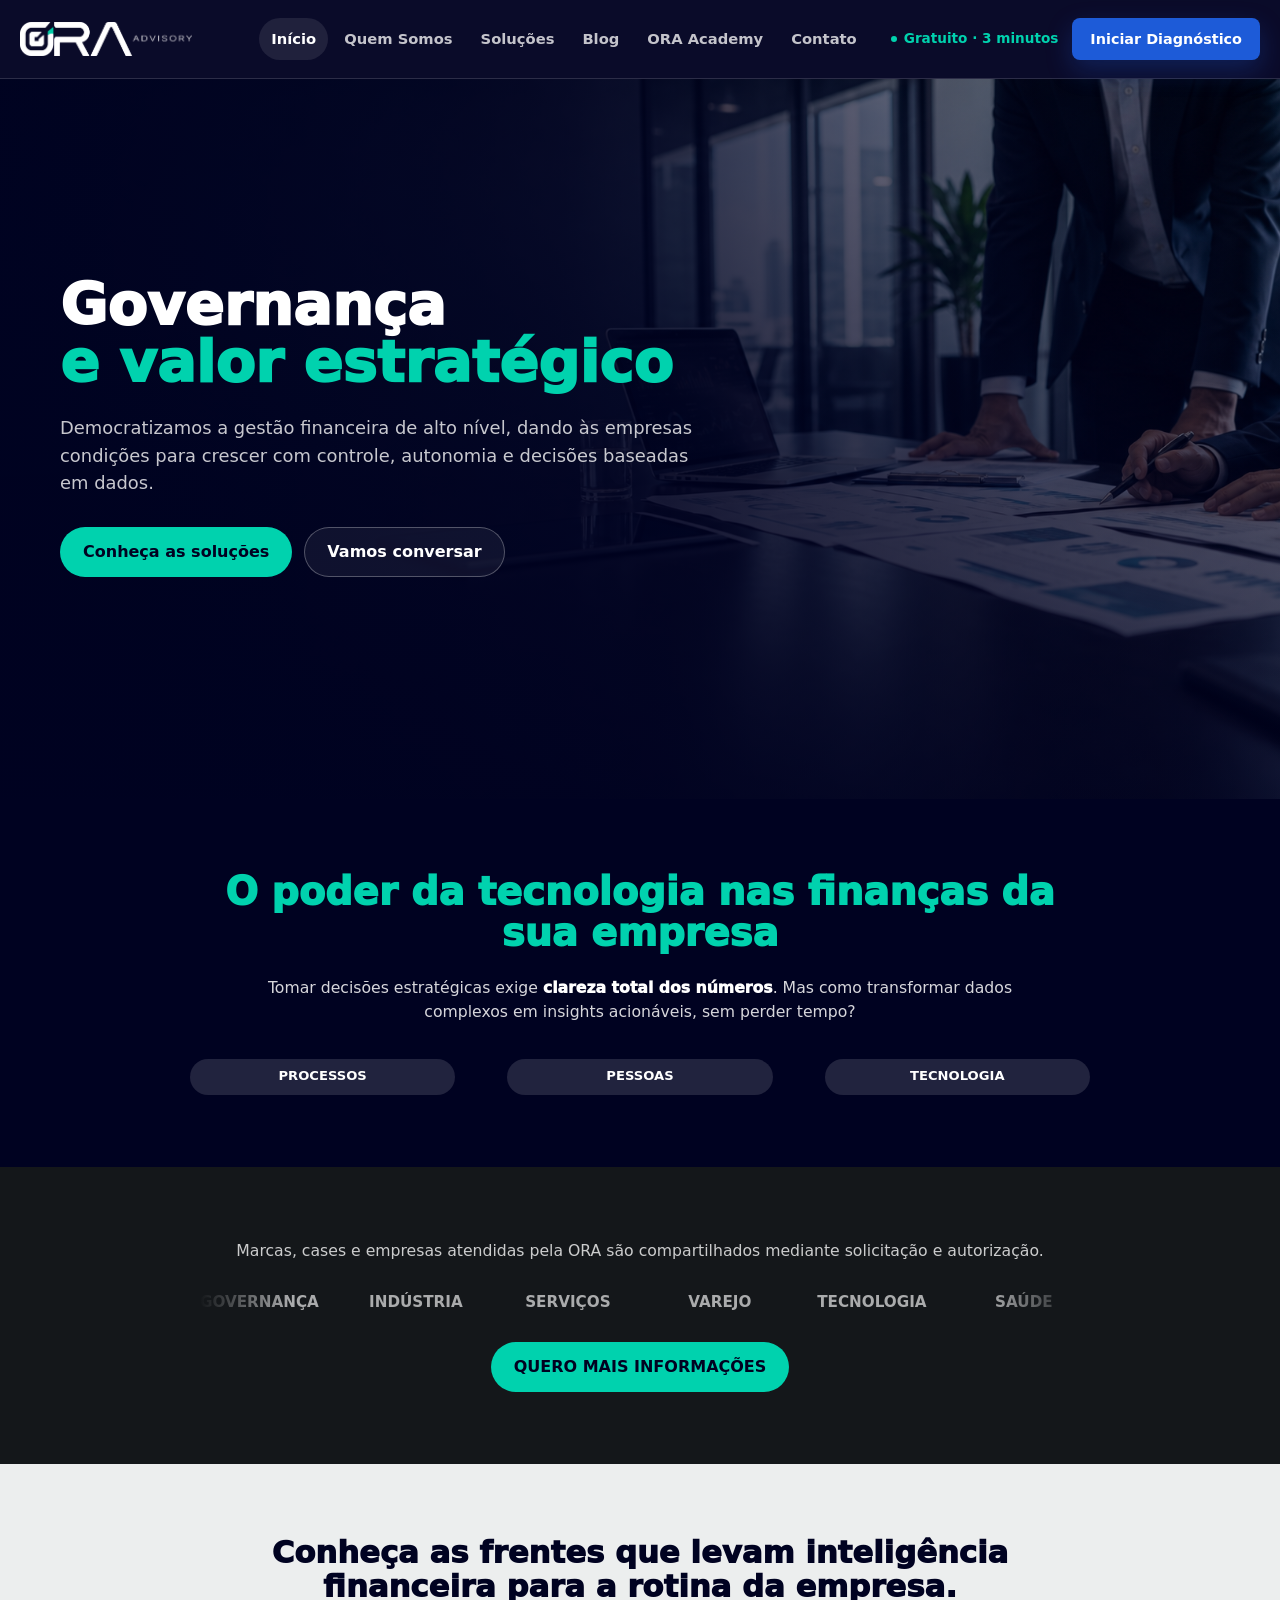
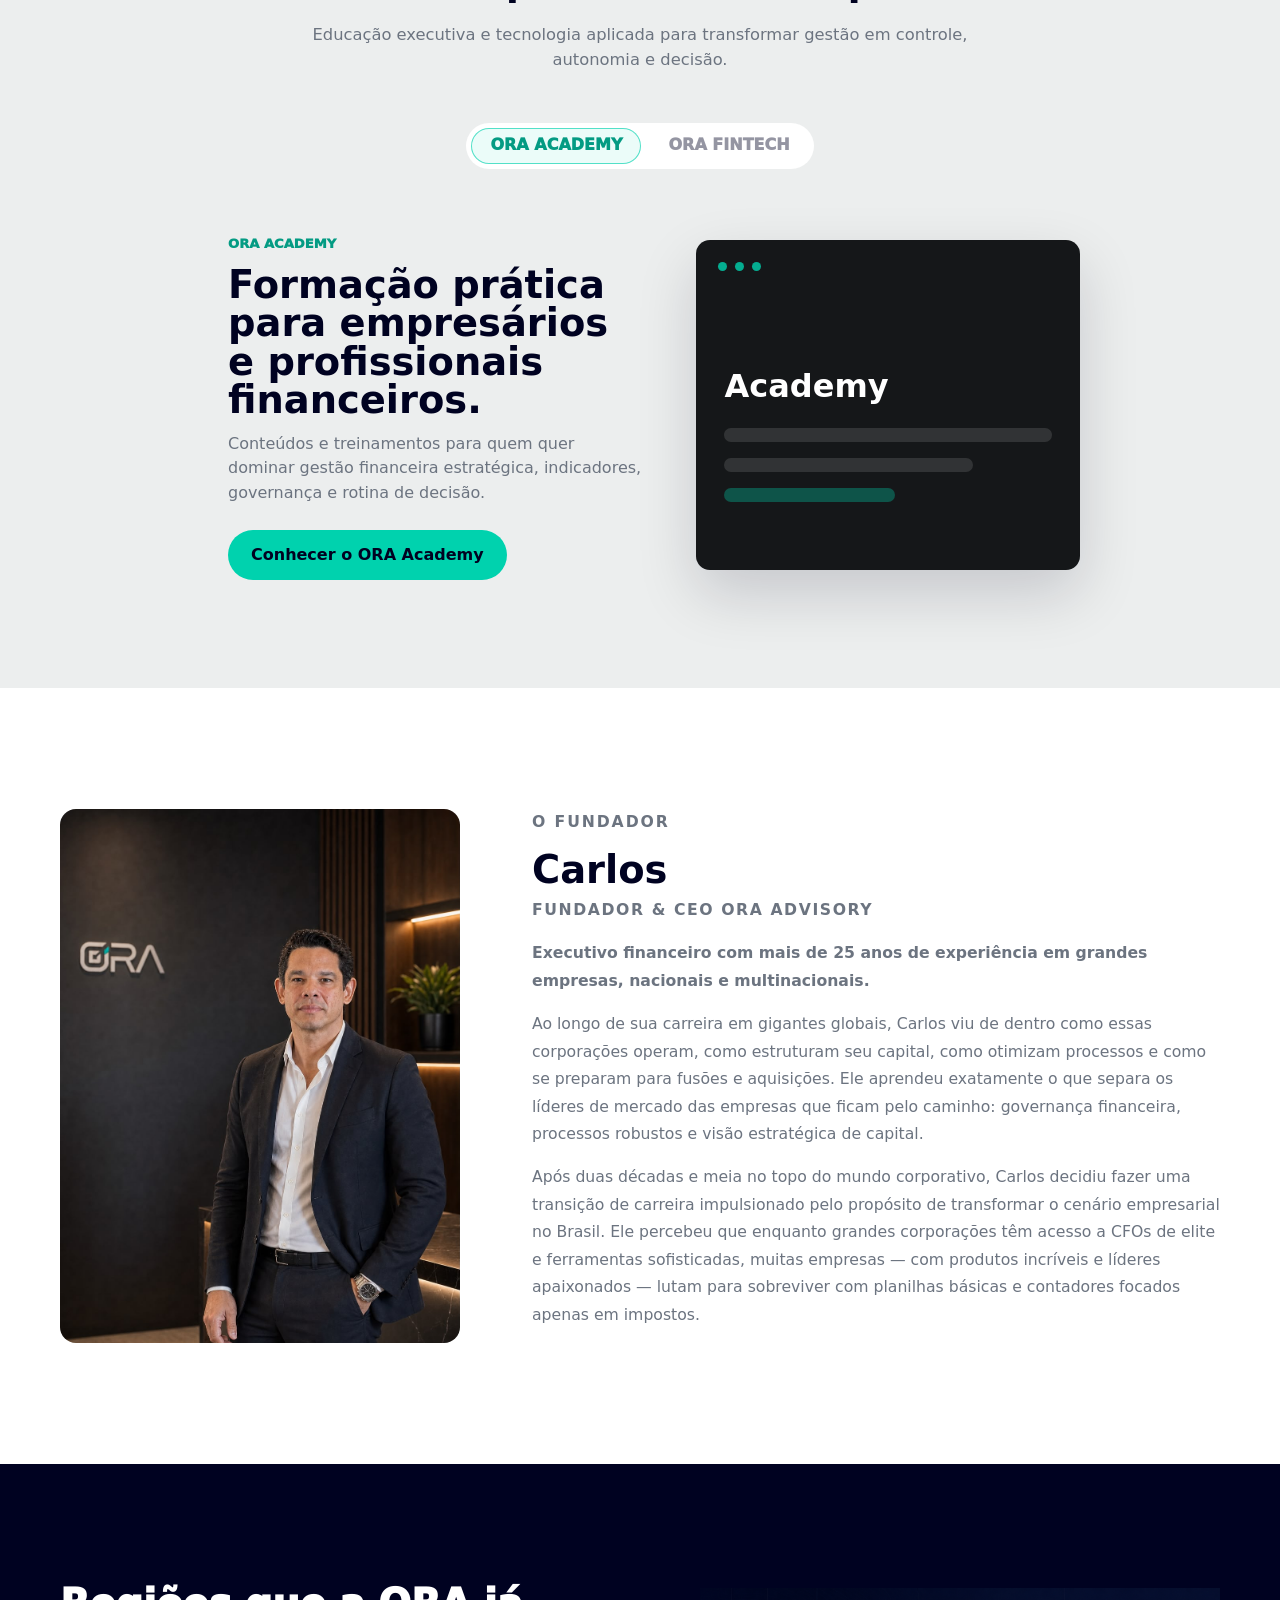
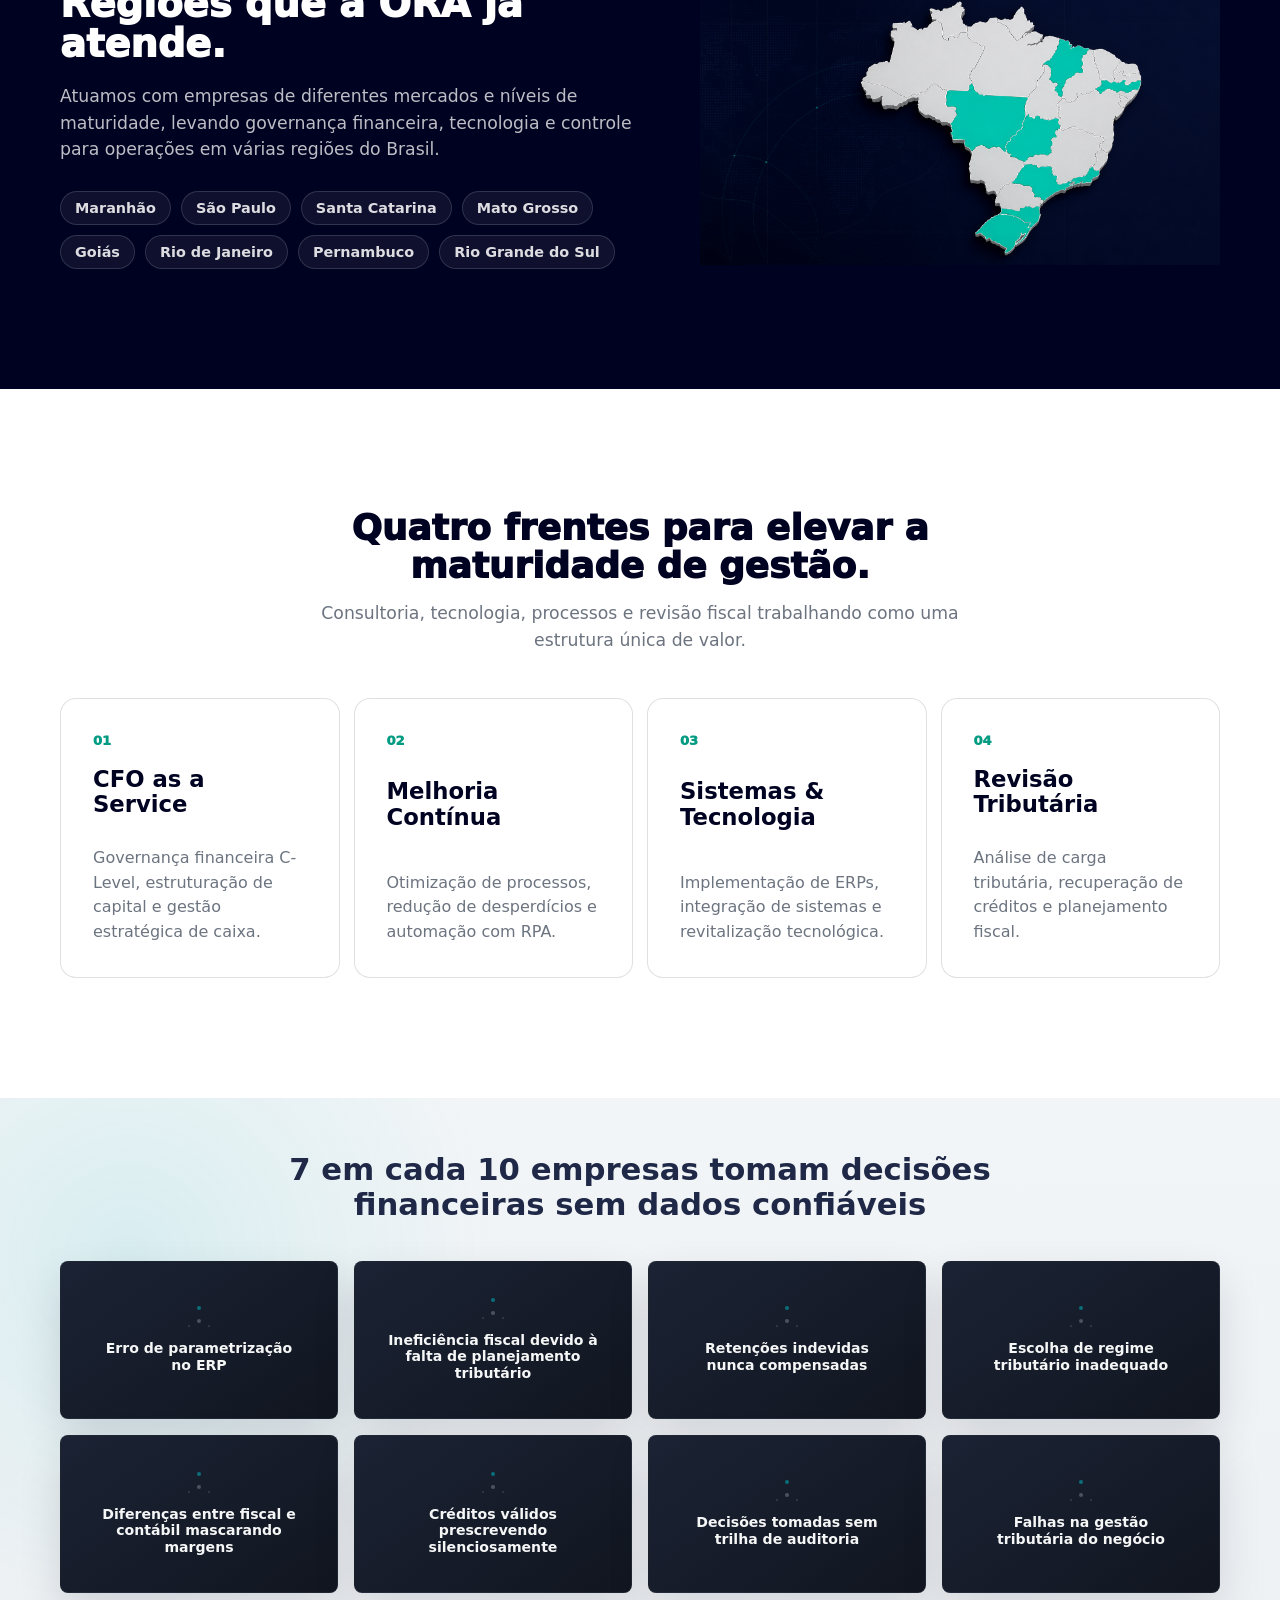
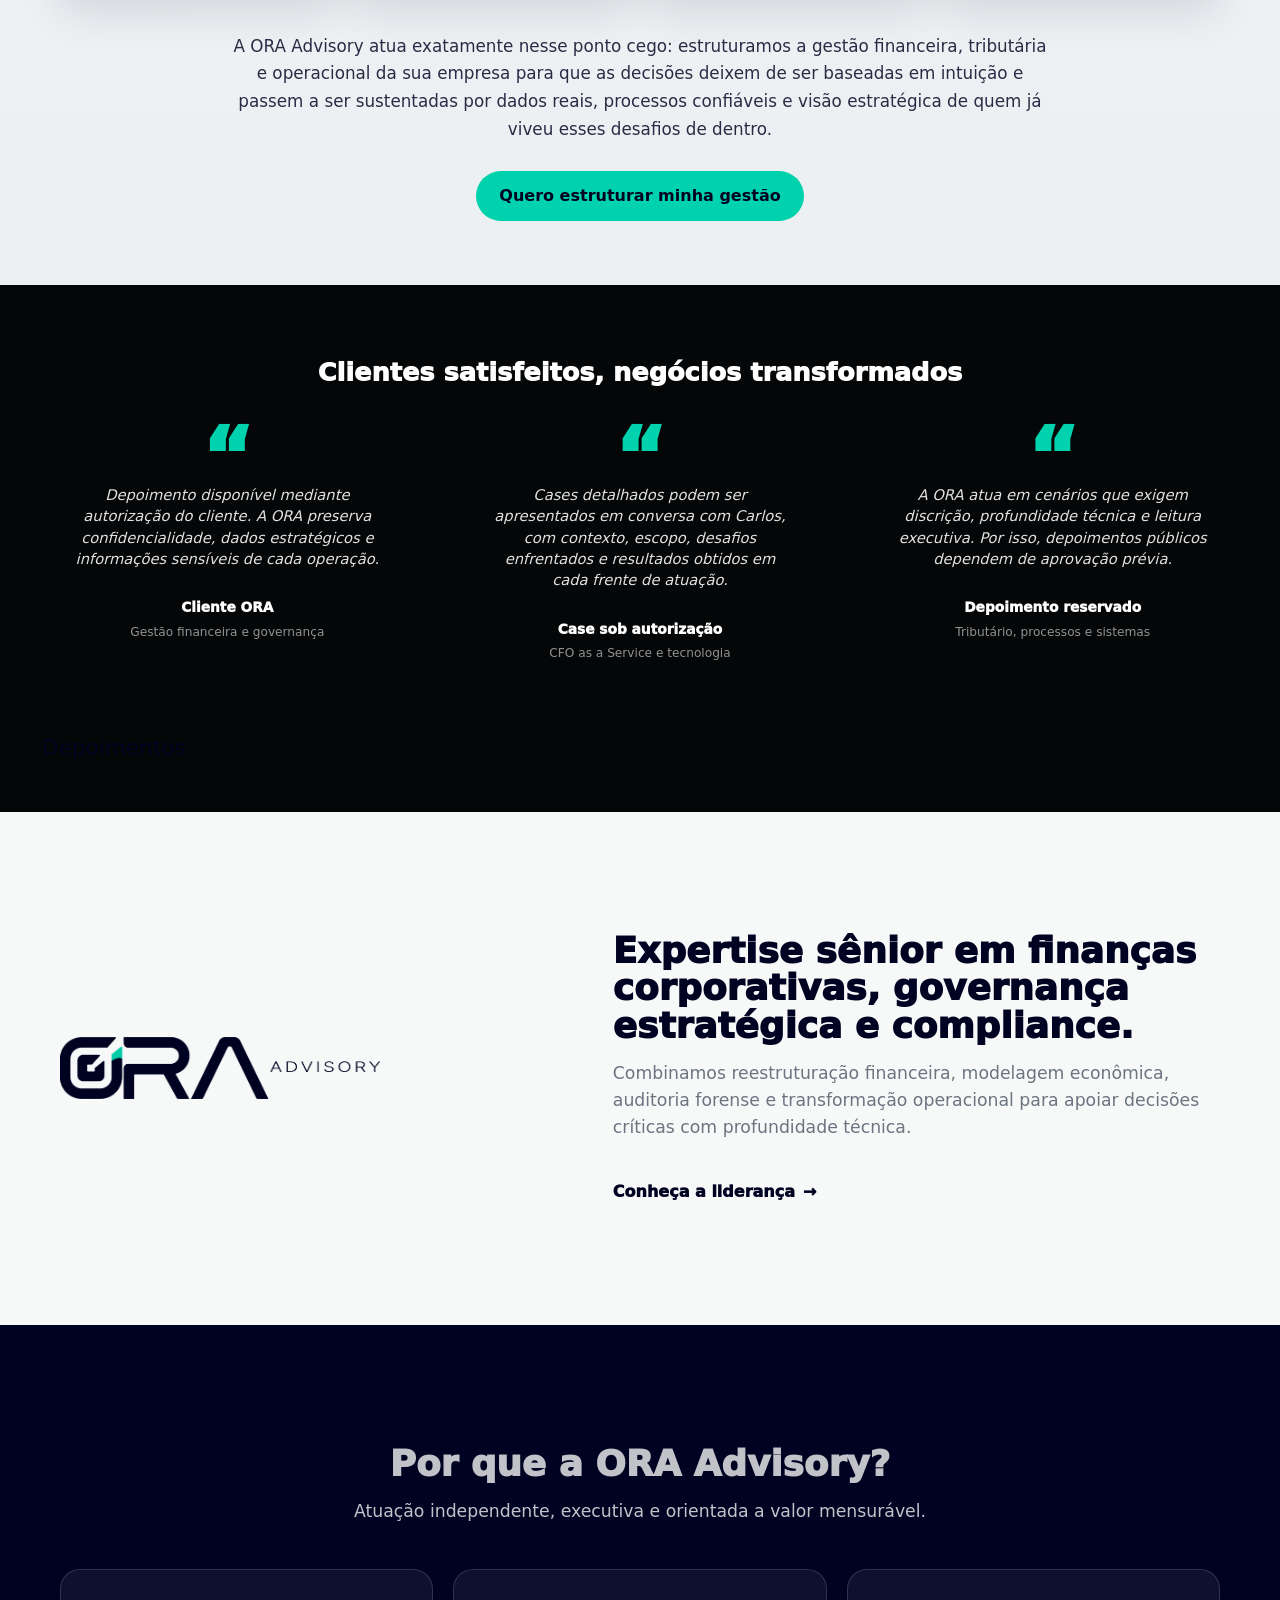
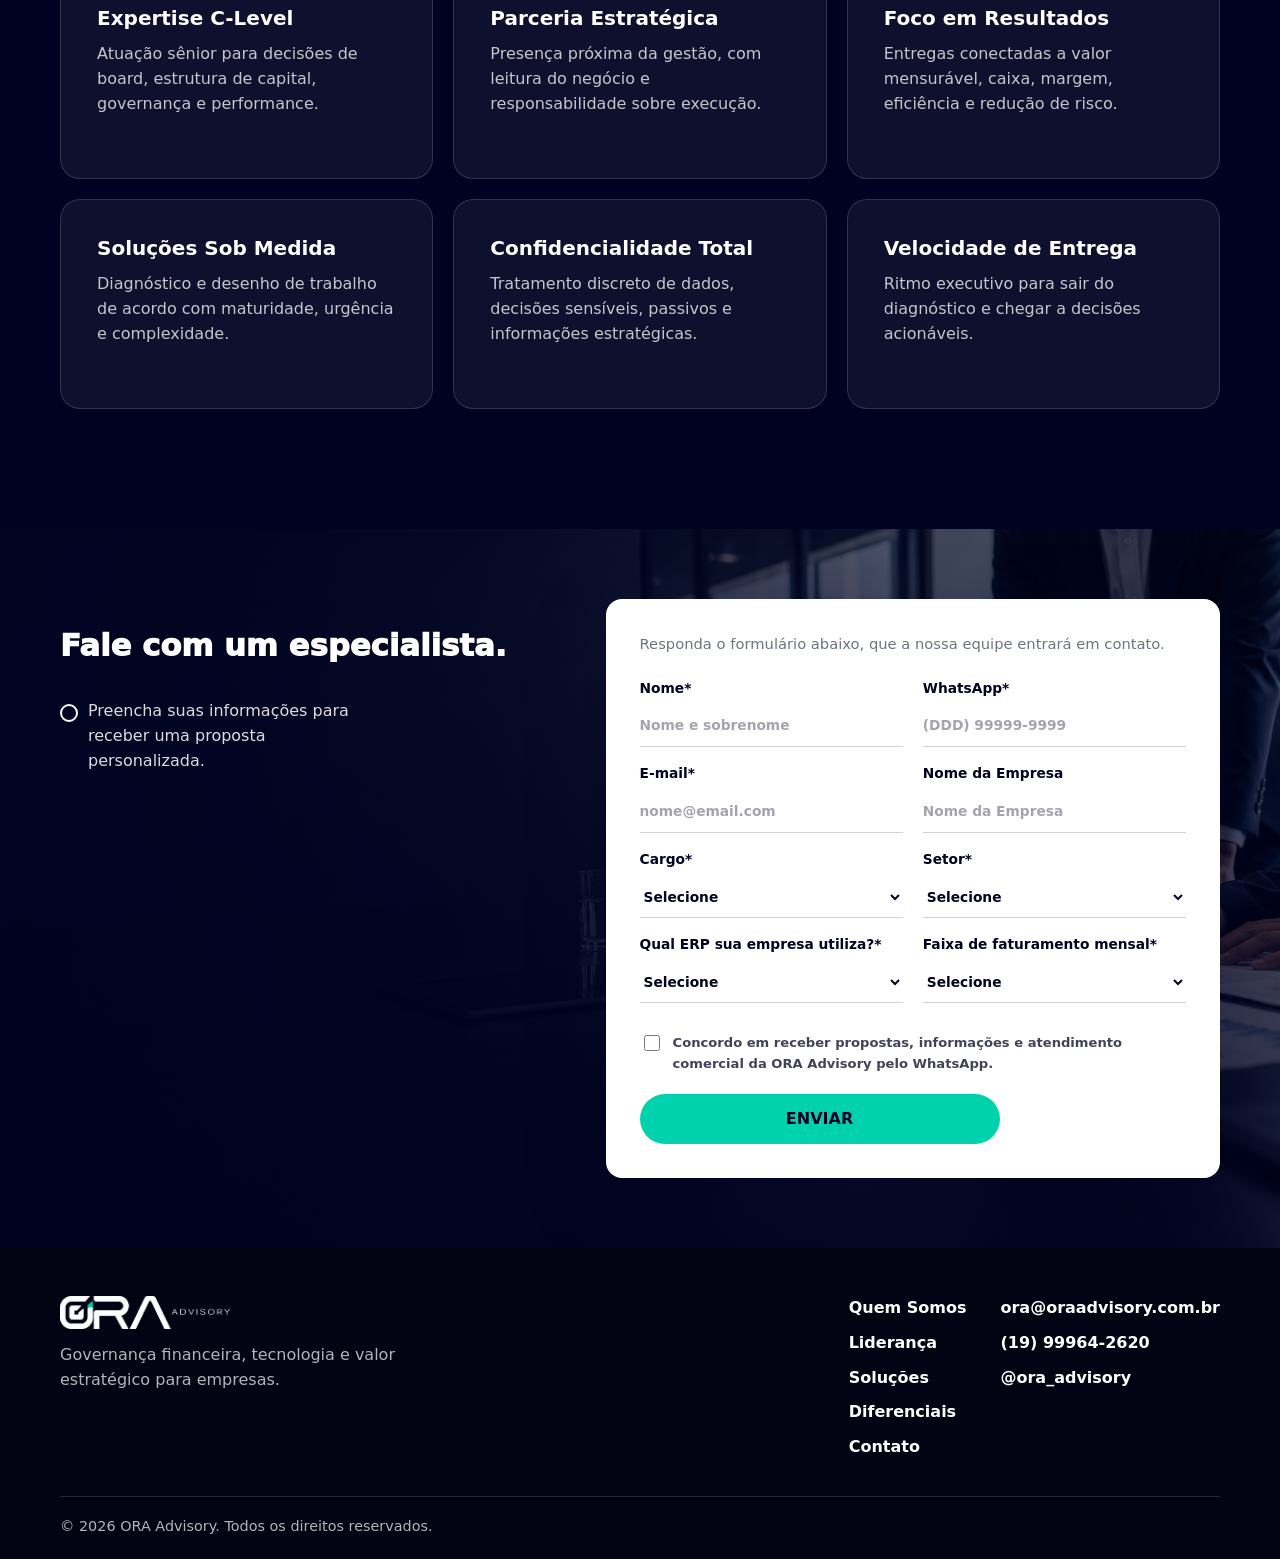
<file: index.html>
<!doctype html>
<html lang="pt-BR">

<head>
  <!-- Google Tag Manager -->
  <script>(function (w, d, s, l, i) {
      w[l] = w[l] || []; w[l].push({
        'gtm.start':
          new Date().getTime(), event: 'gtm.js'
      }); var f = d.getElementsByTagName(s)[0],
        j = d.createElement(s), dl = l != 'dataLayer' ? '&l=' + l : ''; j.async = true; j.src =
          'https://www.googletagmanager.com/gtm.js?id=' + i + dl; f.parentNode.insertBefore(j, f);
    })(window, document, 'script', 'dataLayer', 'GTM-PM9B36ZW');</script>
  <!-- End Google Tag Manager -->

  <meta charset="utf-8">
  <meta name="viewport" content="width=device-width, initial-scale=1">
  <title>ORA Advisory | Governança e valor estratégico</title>
  <meta name="description"
    content="Gestão financeira C-Level, governança, tecnologia e valor estratégico para pequenas e médias empresas.">
  <link rel="icon" href="assets/logo-clean.png">
  <link rel="stylesheet" href="styles.css">
</head>

<body>
  <!-- Google Tag Manager (noscript) -->
  <noscript><iframe src="https://www.googletagmanager.com/ns.html?id=GTM-PM9B36ZW" height="0" width="0"
      style="display:none;visibility:hidden"></iframe></noscript>
  <!-- End Google Tag Manager (noscript) -->
  <div id="site" data-page="home"></div>
  <script src="app.js"></script>
</body>

</html>
</file>
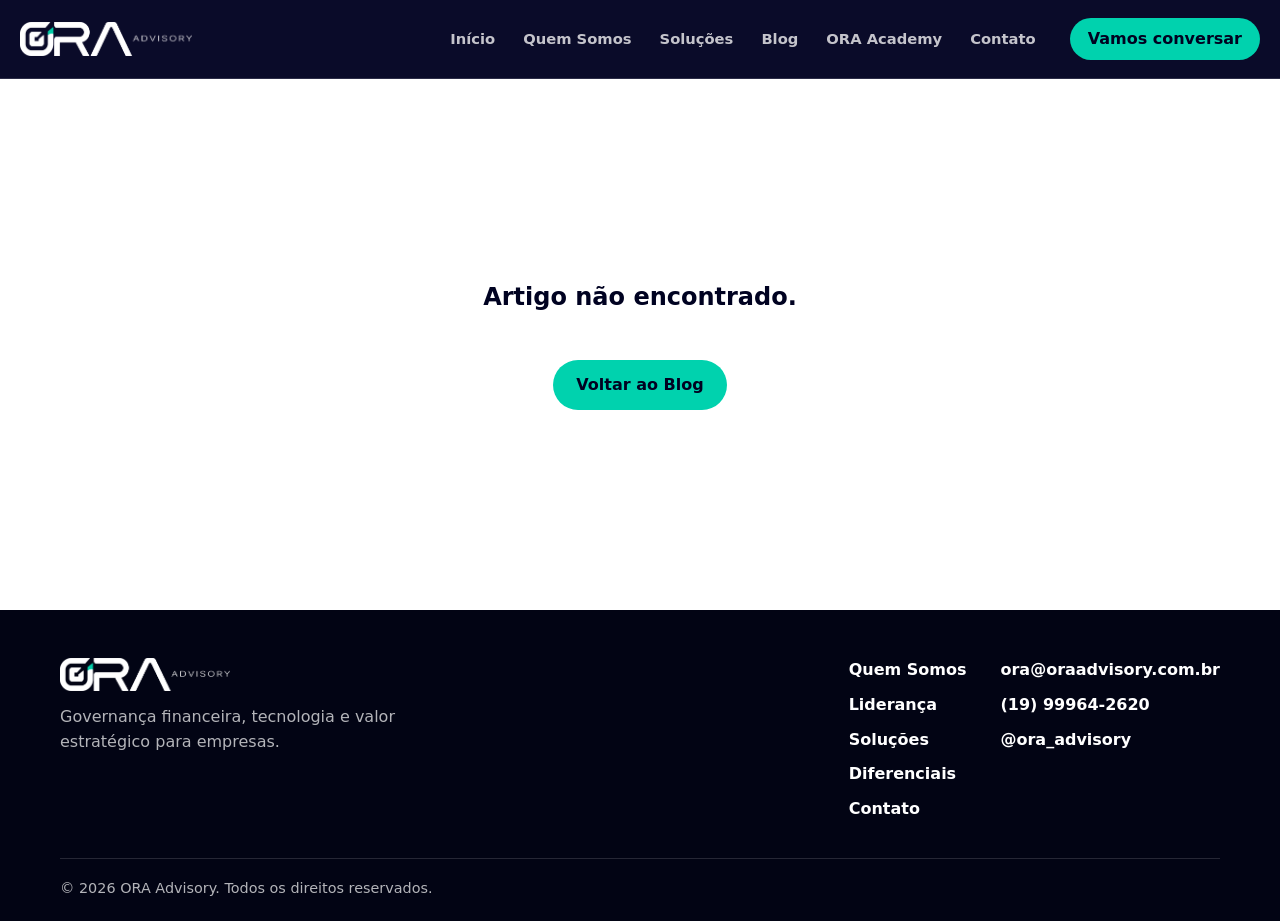
<file: blog-post.html>
<!doctype html>
<html lang="pt-BR">
  <head>
    <meta charset="utf-8">
    <meta name="viewport" content="width=device-width, initial-scale=1">
    <title>Artigo | ORA Advisory</title>
    <meta name="description" content="Artigos e insights da ORA Advisory sobre gestão financeira e governança.">
    <link rel="icon" href="assets/logo-clean.png">
    <link rel="stylesheet" href="styles.css">
  </head>
  <body>
    <div id="site" data-page="blog-post"></div>
    <script src="app.js"></script>
  </body>
</html>
</file>
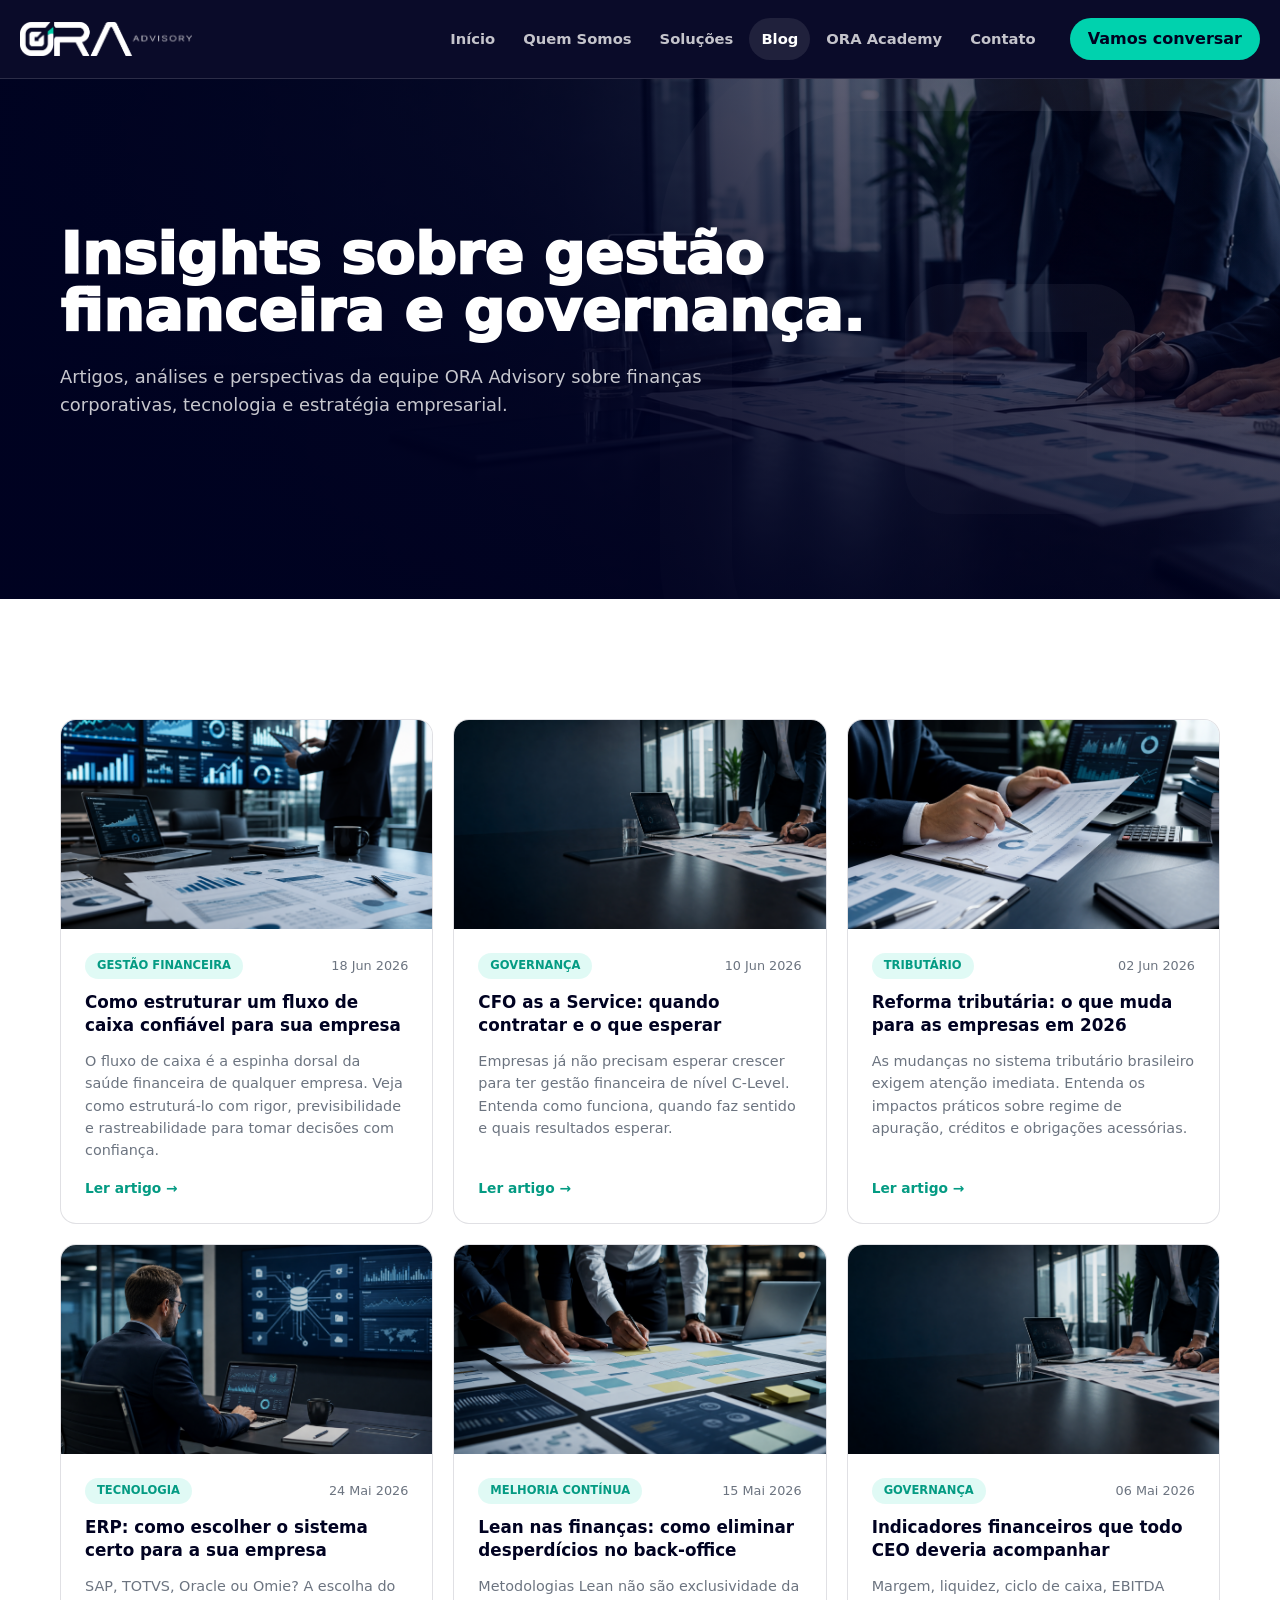
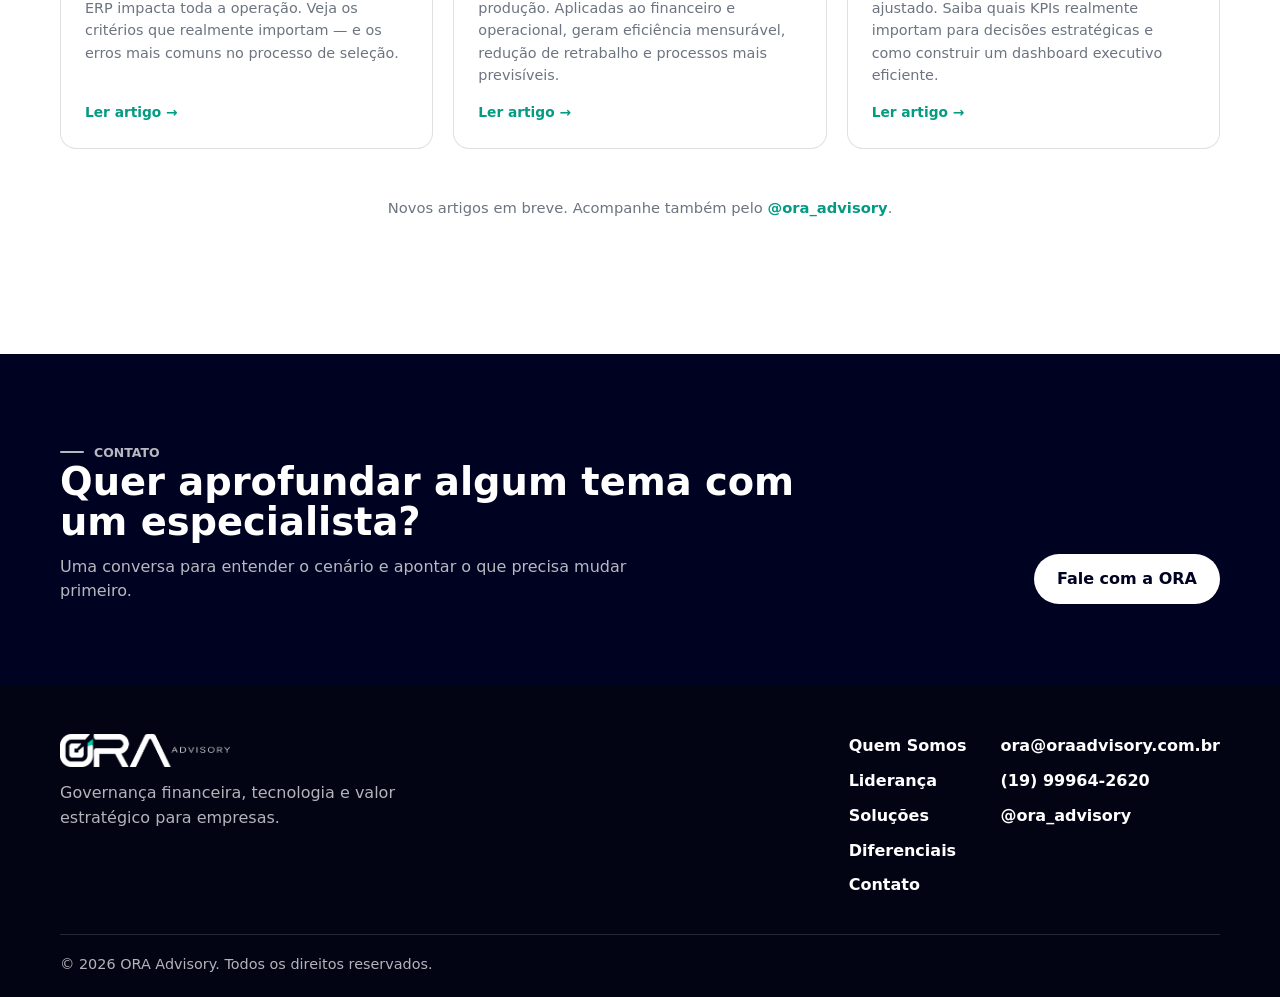
<file: blog.html>
<!doctype html>
<html lang="pt-BR">
  <head>
    <meta charset="utf-8">
    <meta name="viewport" content="width=device-width, initial-scale=1">
    <title>Blog | ORA Advisory</title>
    <meta name="description" content="Artigos e insights sobre gestão financeira, governança e tecnologia para PMEs.">
    <link rel="icon" href="assets/logo-clean.png">
    <link rel="stylesheet" href="styles.css">
  </head>
  <body>
    <div id="site" data-page="blog"></div>
    <script src="app.js"></script>
  </body>
</html>
</file>
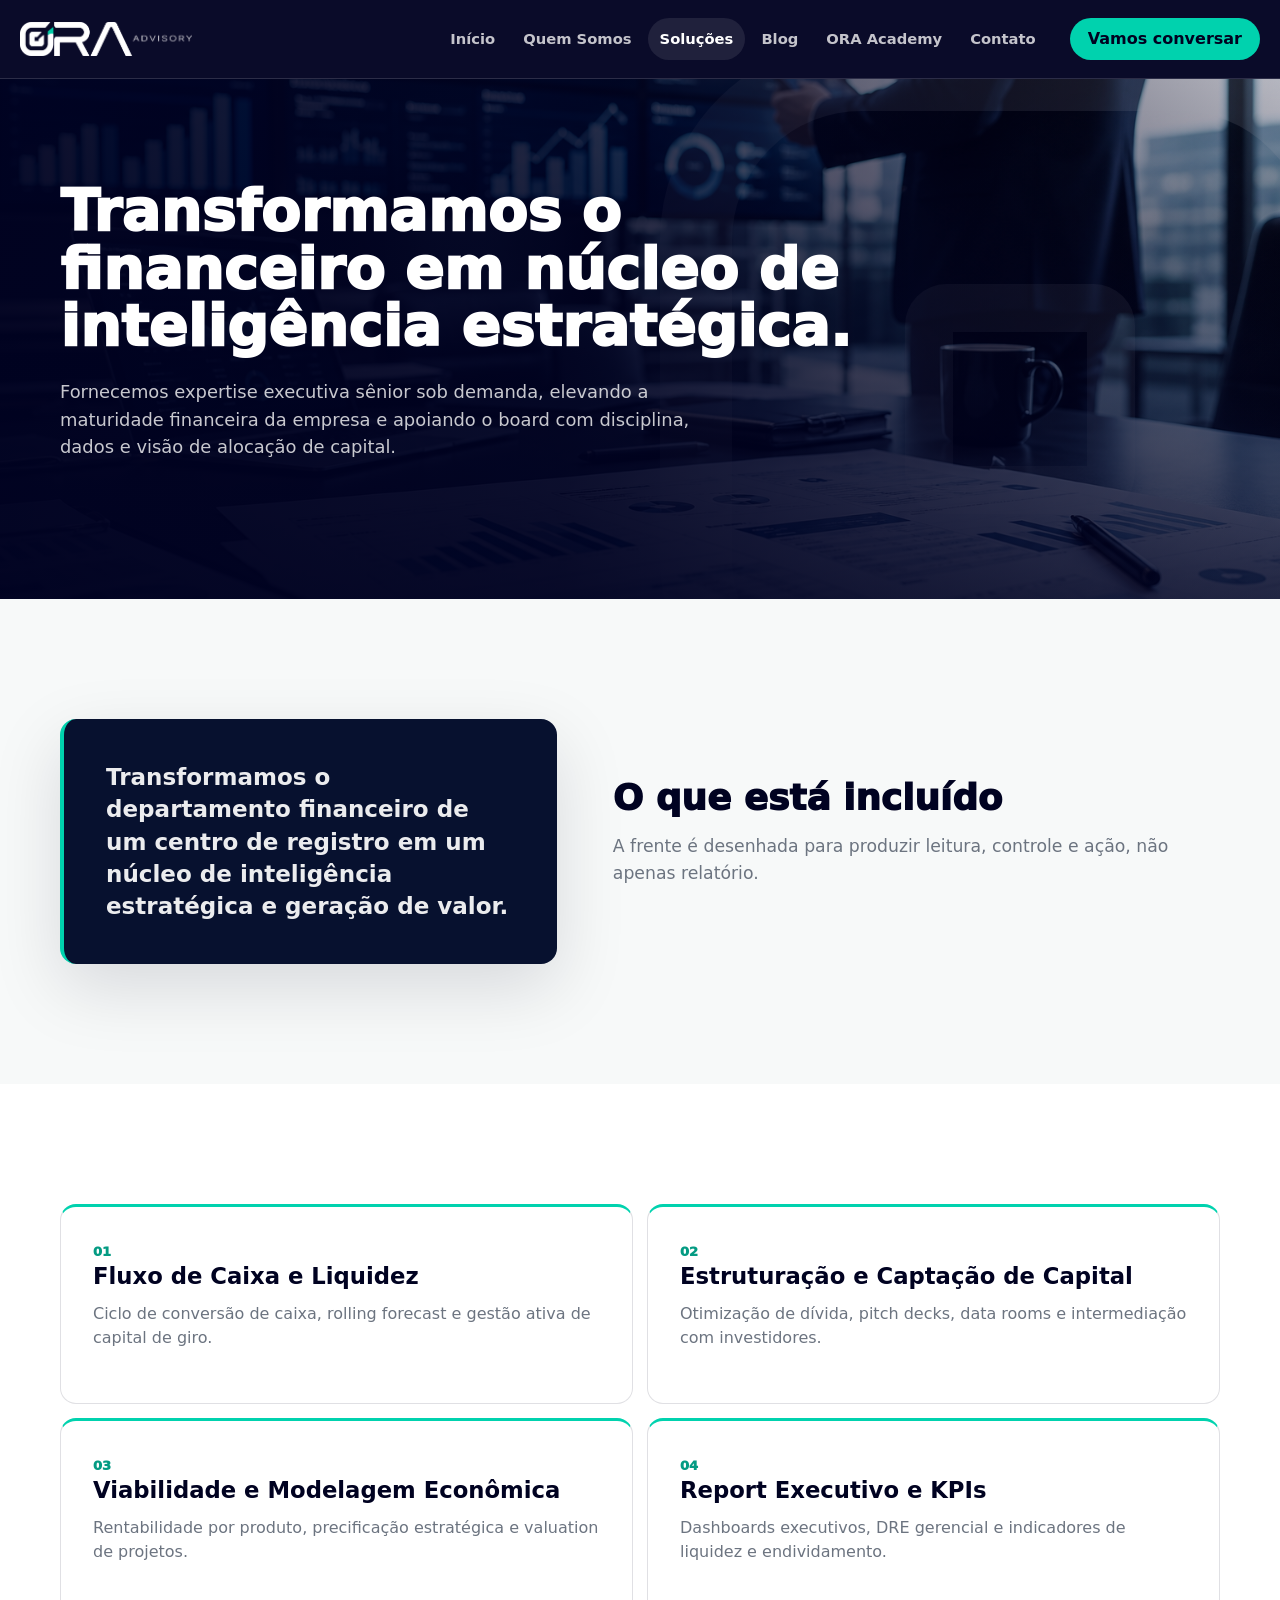
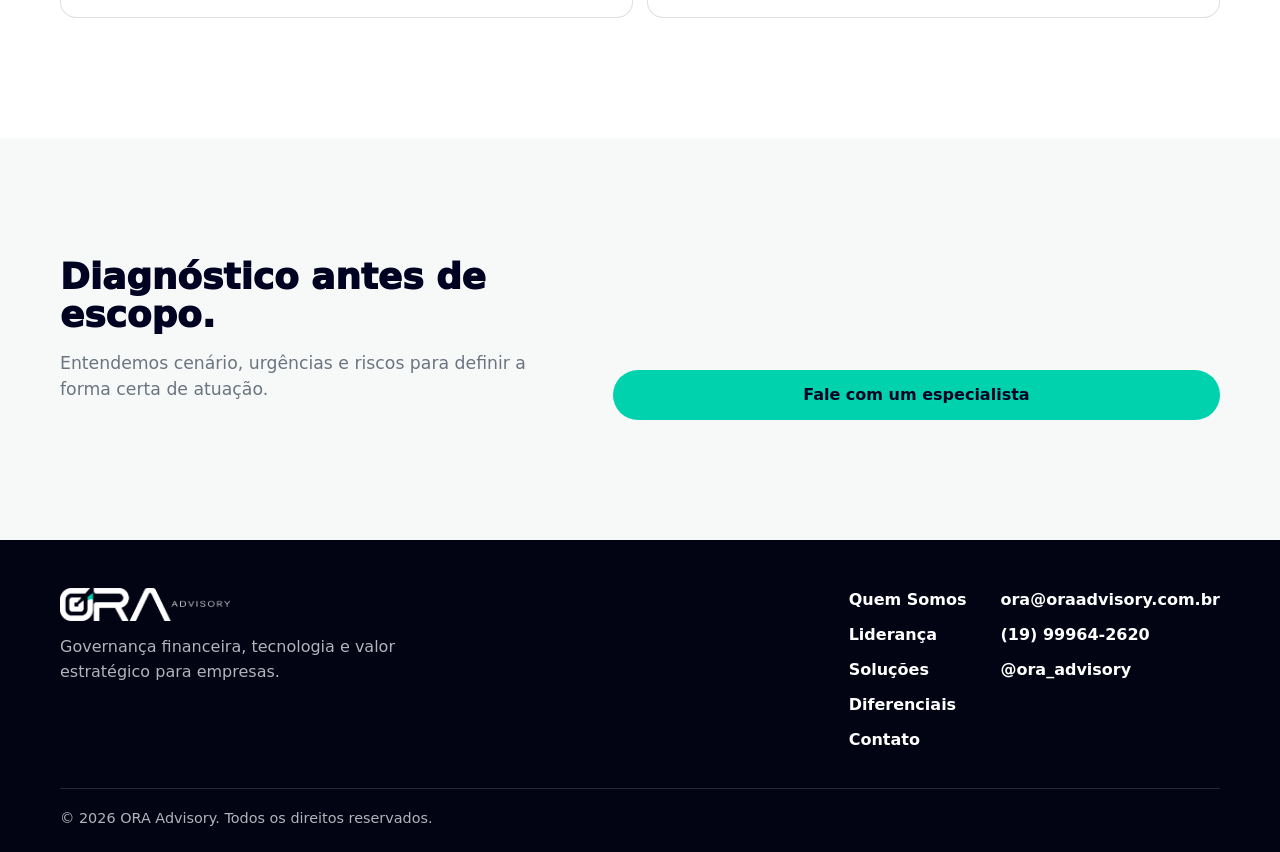
<file: cfo-as-a-service.html>
<!doctype html>
<html lang="pt-BR">
  <head>
    <meta charset="utf-8">
    <meta name="viewport" content="width=device-width, initial-scale=1">
    <title>CFO as a Service | ORA Advisory</title>
    <meta name="description" content="Governança financeira C-Level, estruturação de capital, gestão de caixa estratégica e indicadores executivos.">
    <link rel="icon" href="assets/logo-clean.png">
    <link rel="stylesheet" href="styles.css">
  </head>
  <body>
    <div id="site" data-page="cfo"></div>
    <script src="app.js"></script>
  </body>
</html>
</file>
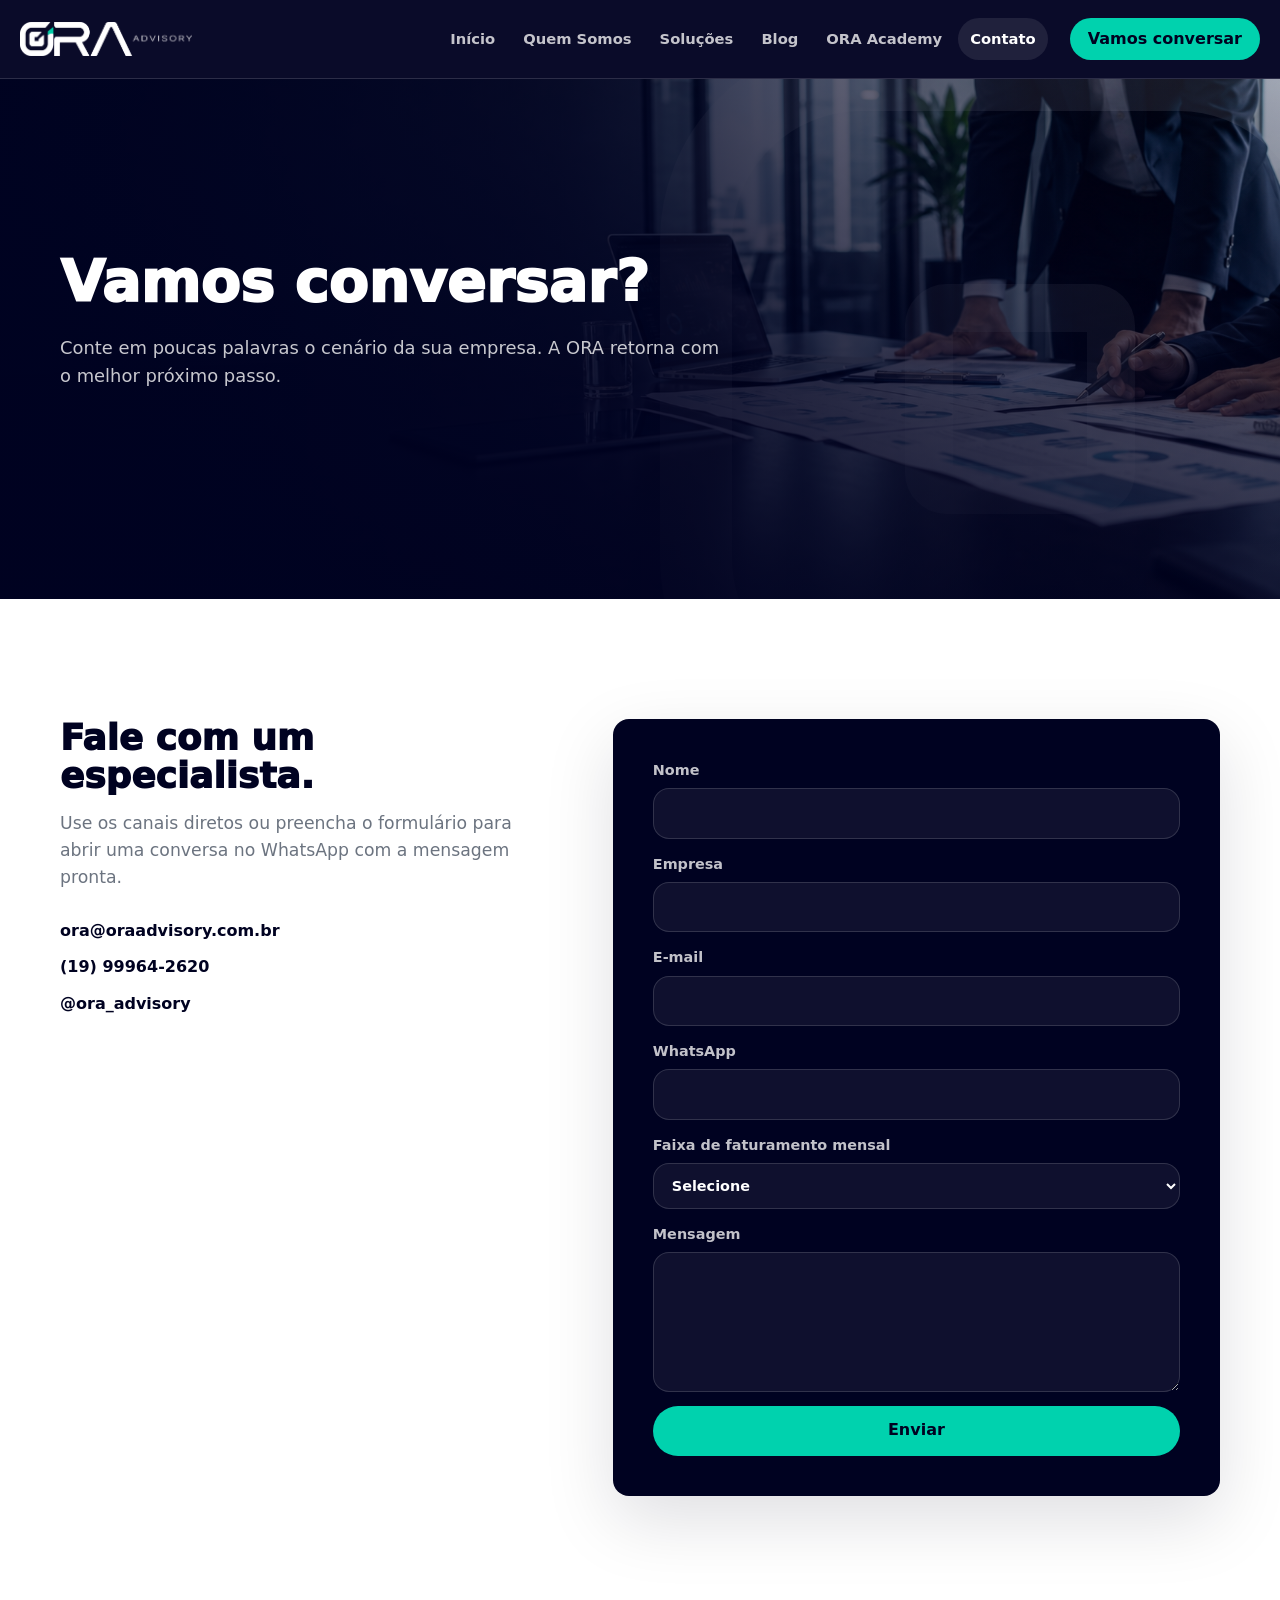
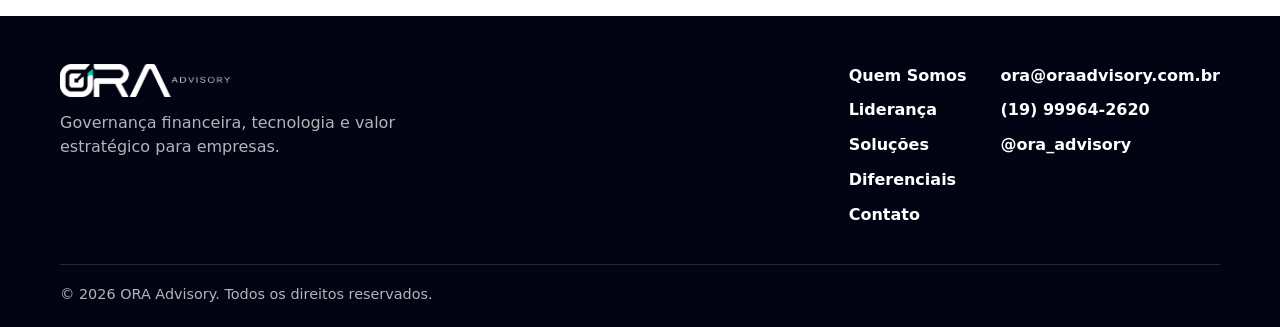
<file: contato.html>
<!doctype html>
<html lang="pt-BR">
  <head>
    <meta charset="utf-8">
    <meta name="viewport" content="width=device-width, initial-scale=1">
    <title>Contato | ORA Advisory</title>
    <meta name="description" content="Fale com a ORA Advisory por WhatsApp, e-mail ou Instagram.">
    <link rel="icon" href="assets/logo-clean.png">
    <link rel="stylesheet" href="styles.css">
  </head>
  <body>
    <div id="site" data-page="contato"></div>
    <script src="app.js"></script>
  </body>
</html>
</file>
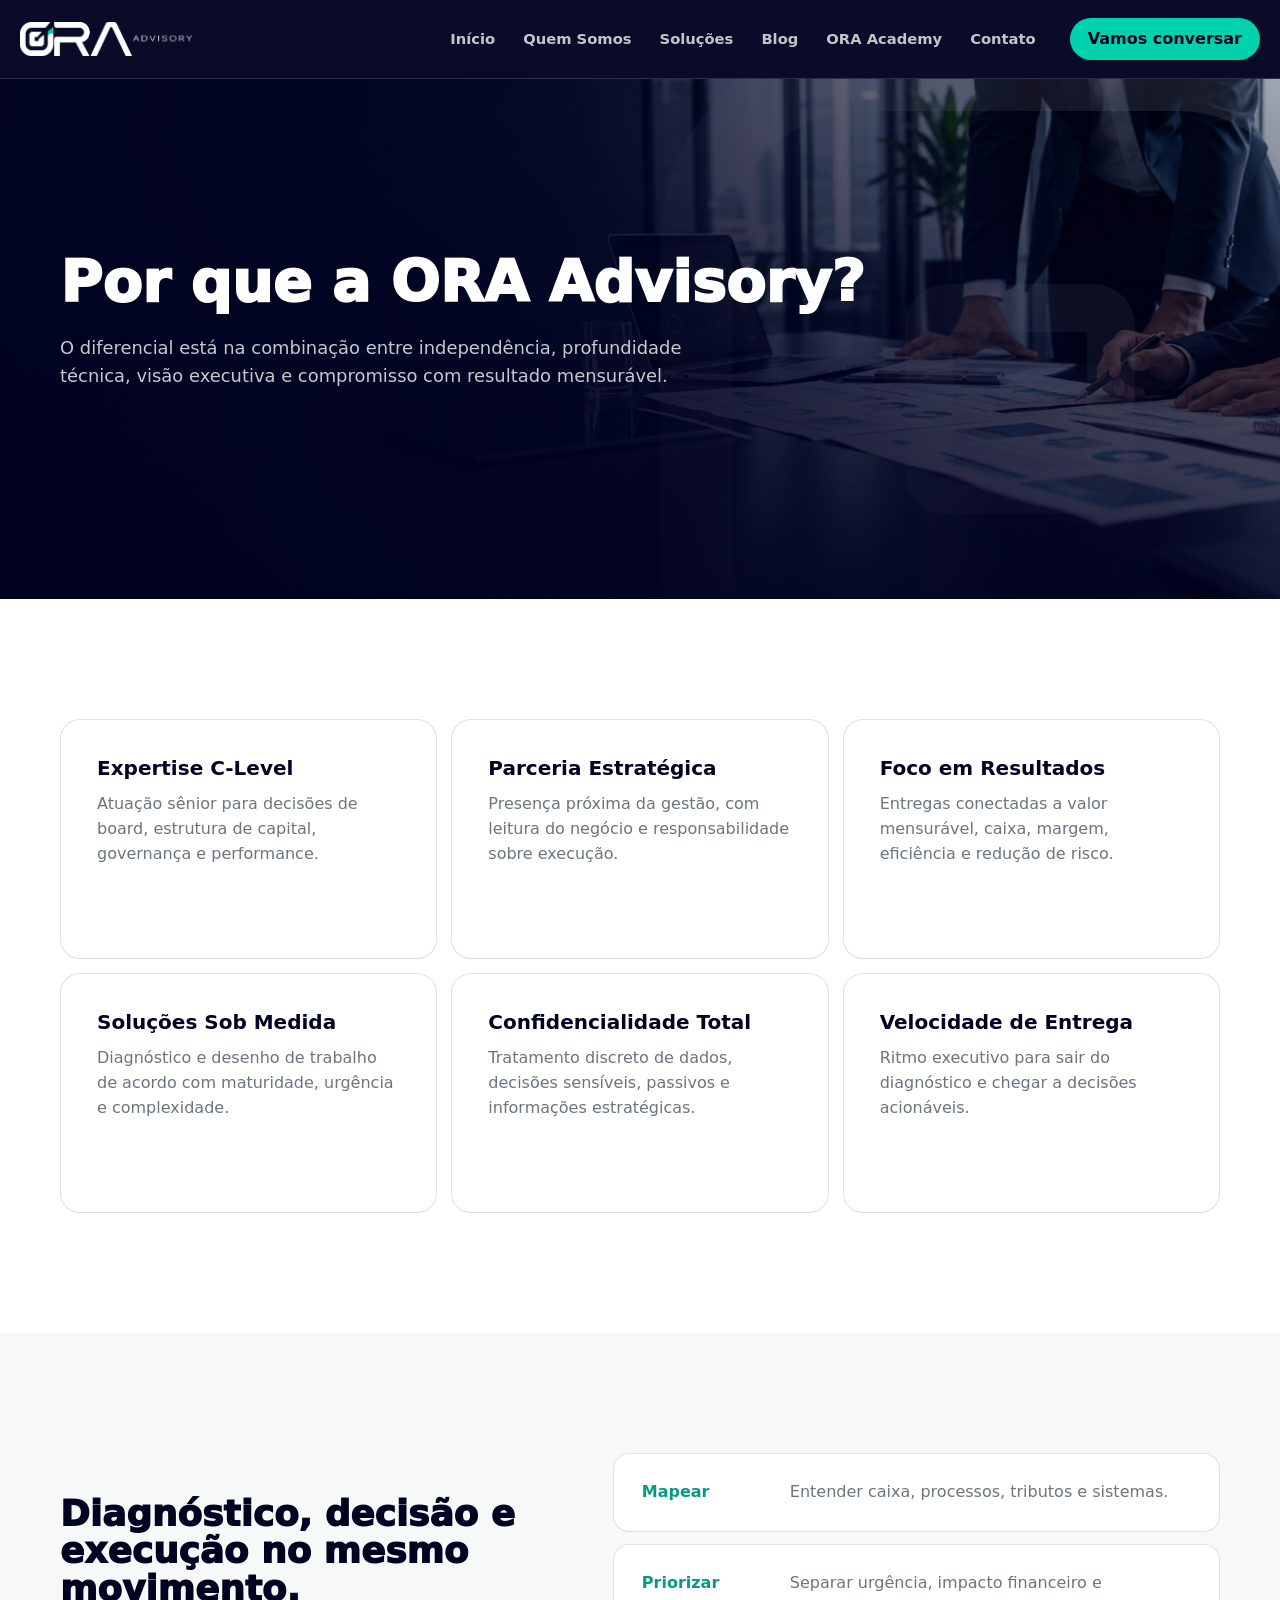
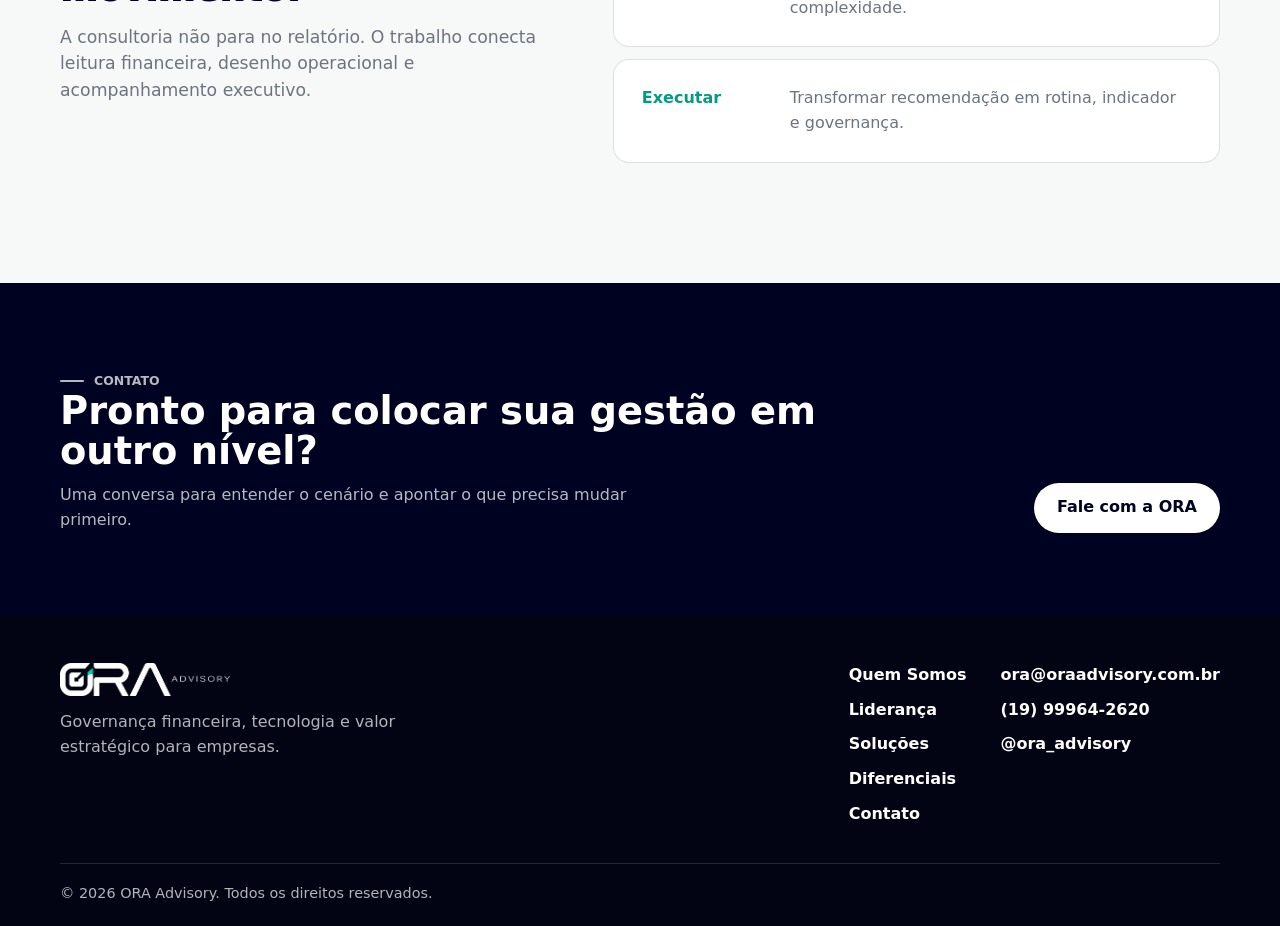
<file: diferenciais.html>
<!doctype html>
<html lang="pt-BR">
  <head>
    <meta charset="utf-8">
    <meta name="viewport" content="width=device-width, initial-scale=1">
    <title>Diferenciais | ORA Advisory</title>
    <meta name="description" content="Expertise C-Level, parceria estratégica, foco em resultados, soluções sob medida, confidencialidade e velocidade de entrega.">
    <link rel="icon" href="assets/logo-clean.png">
    <link rel="stylesheet" href="styles.css">
  </head>
  <body>
    <div id="site" data-page="diferenciais"></div>
    <script src="app.js"></script>
  </body>
</html>
</file>
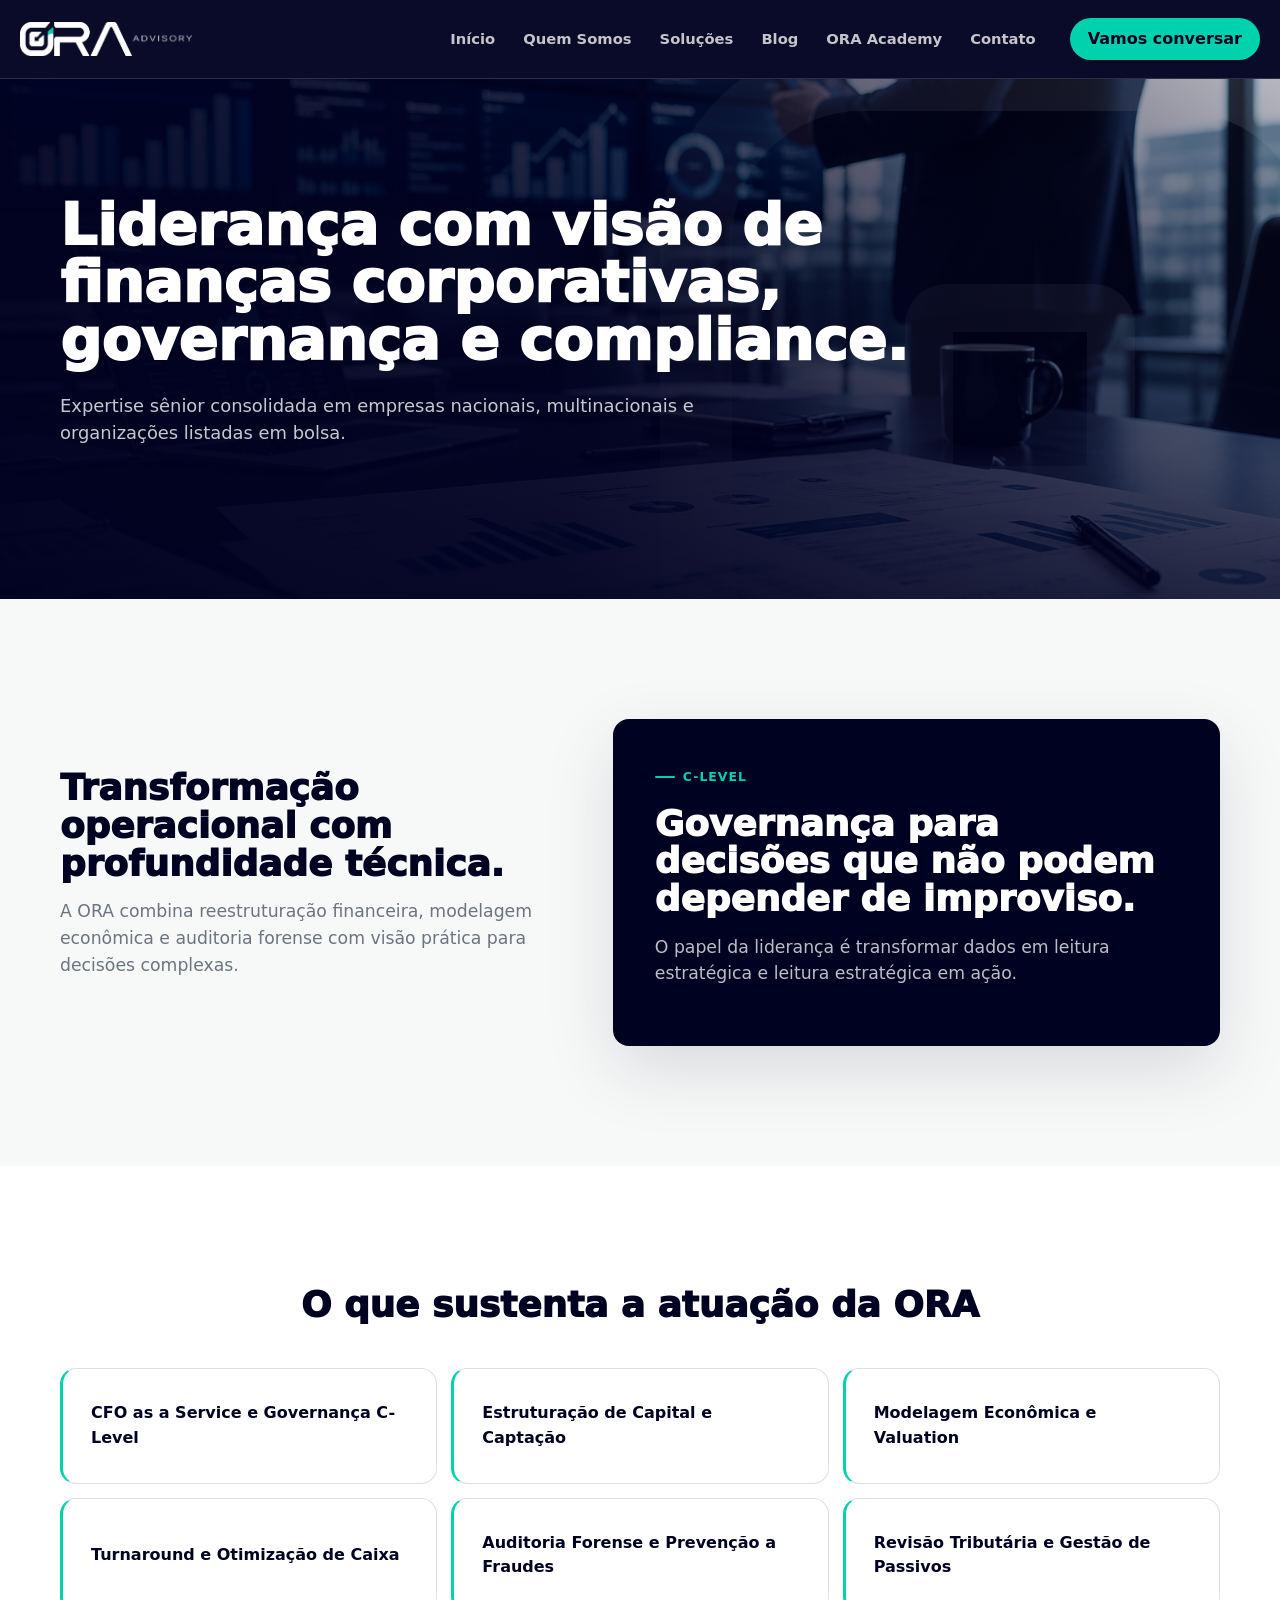
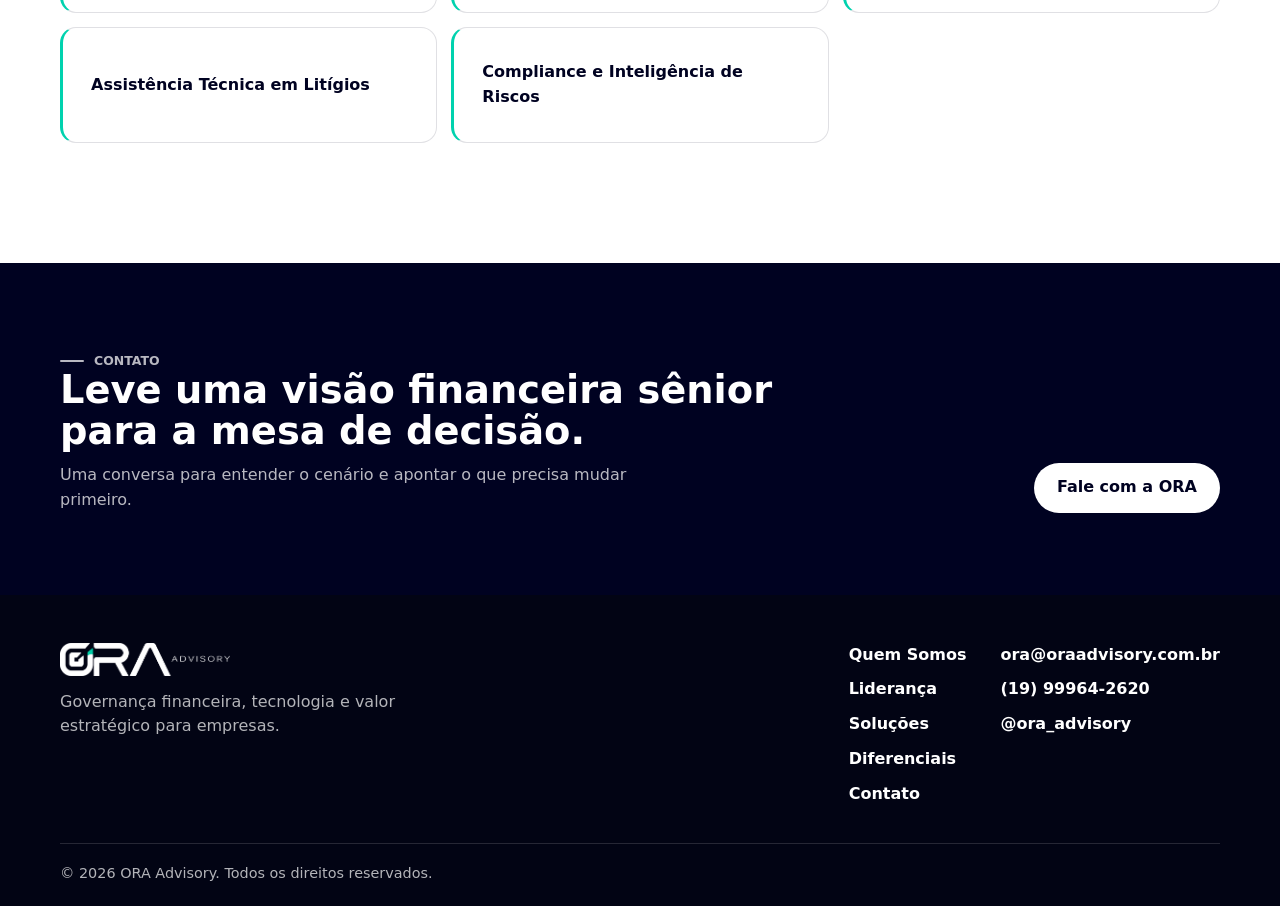
<file: lideranca.html>
<!doctype html>
<html lang="pt-BR">
  <head>
    <meta charset="utf-8">
    <meta name="viewport" content="width=device-width, initial-scale=1">
    <title>Liderança | ORA Advisory</title>
    <meta name="description" content="Expertise sênior em finanças corporativas, governança estratégica, compliance e transformação operacional.">
    <link rel="icon" href="assets/logo-clean.png">
    <link rel="stylesheet" href="styles.css">
  </head>
  <body>
    <div id="site" data-page="lideranca"></div>
    <script src="app.js"></script>
  </body>
</html>
</file>
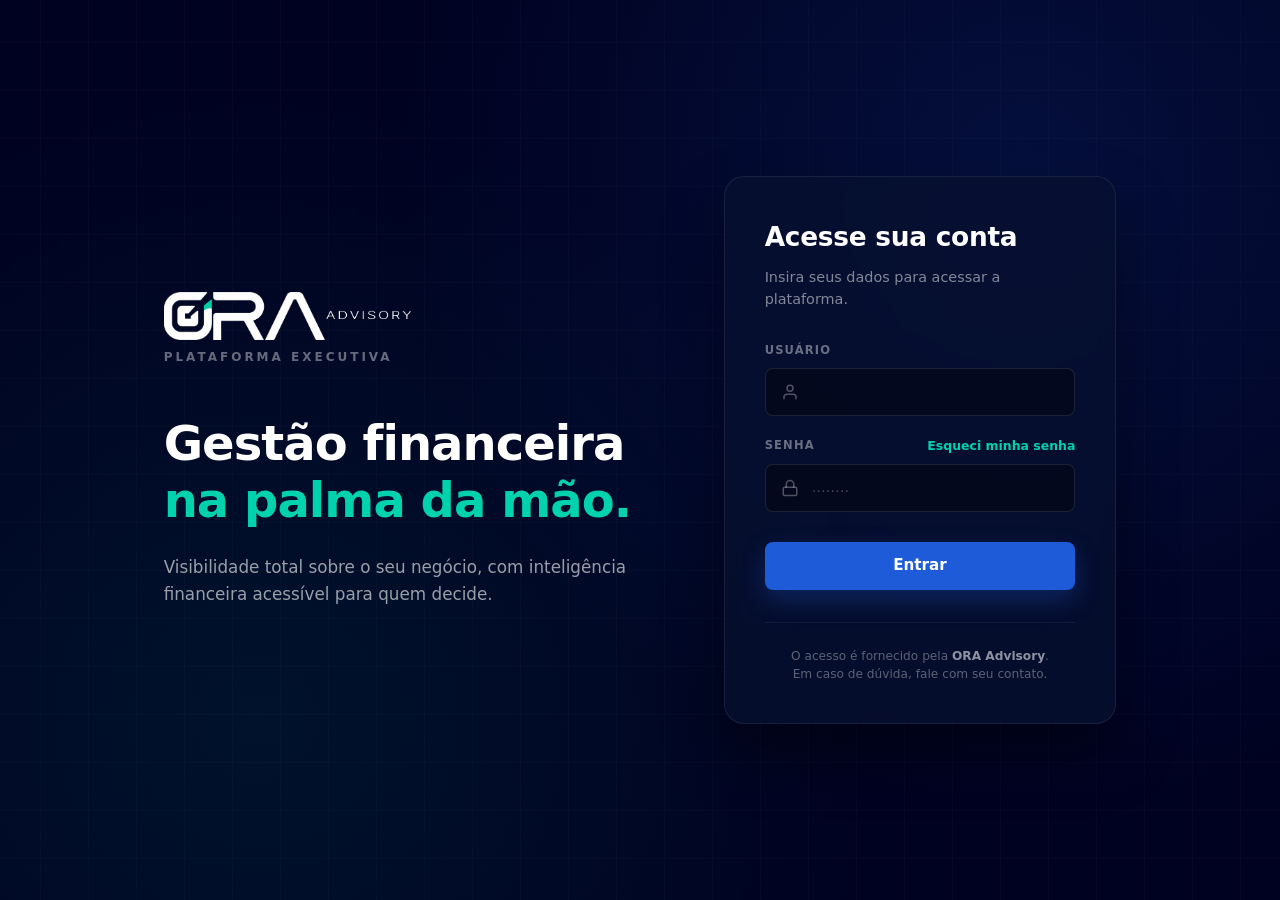
<file: login.html>
<!doctype html>
<html lang="pt-BR">

<head>
  <!-- Google Tag Manager -->
  <script>(function (w, d, s, l, i) {
      w[l] = w[l] || []; w[l].push({
        'gtm.start':
          new Date().getTime(), event: 'gtm.js'
      }); var f = d.getElementsByTagName(s)[0],
        j = d.createElement(s), dl = l != 'dataLayer' ? '&l=' + l : ''; j.async = true; j.src =
          'https://www.googletagmanager.com/gtm.js?id=' + i + dl; f.parentNode.insertBefore(j, f);
    })(window, document, 'script', 'dataLayer', 'GTM-PM9B36ZW');</script>
  <!-- End Google Tag Manager -->

  <meta charset="utf-8">
  <meta name="viewport" content="width=device-width, initial-scale=1">
  <title>Acesse sua conta | ORA Advisory</title>
  <meta name="description" content="Acesse a plataforma executiva da ORA Advisory.">
  <link rel="icon" href="assets/logo-clean.png">
  <link rel="stylesheet" href="styles.css">
</head>

<body>
  <!-- Google Tag Manager (noscript) -->
  <noscript><iframe src="https://www.googletagmanager.com/ns.html?id=GTM-PM9B36ZW" height="0" width="0"
      style="display:none;visibility:hidden"></iframe></noscript>
  <!-- End Google Tag Manager (noscript) -->
  <div id="site" data-page="login"></div>
  <script src="app.js"></script>
</body>

</html>
</file>
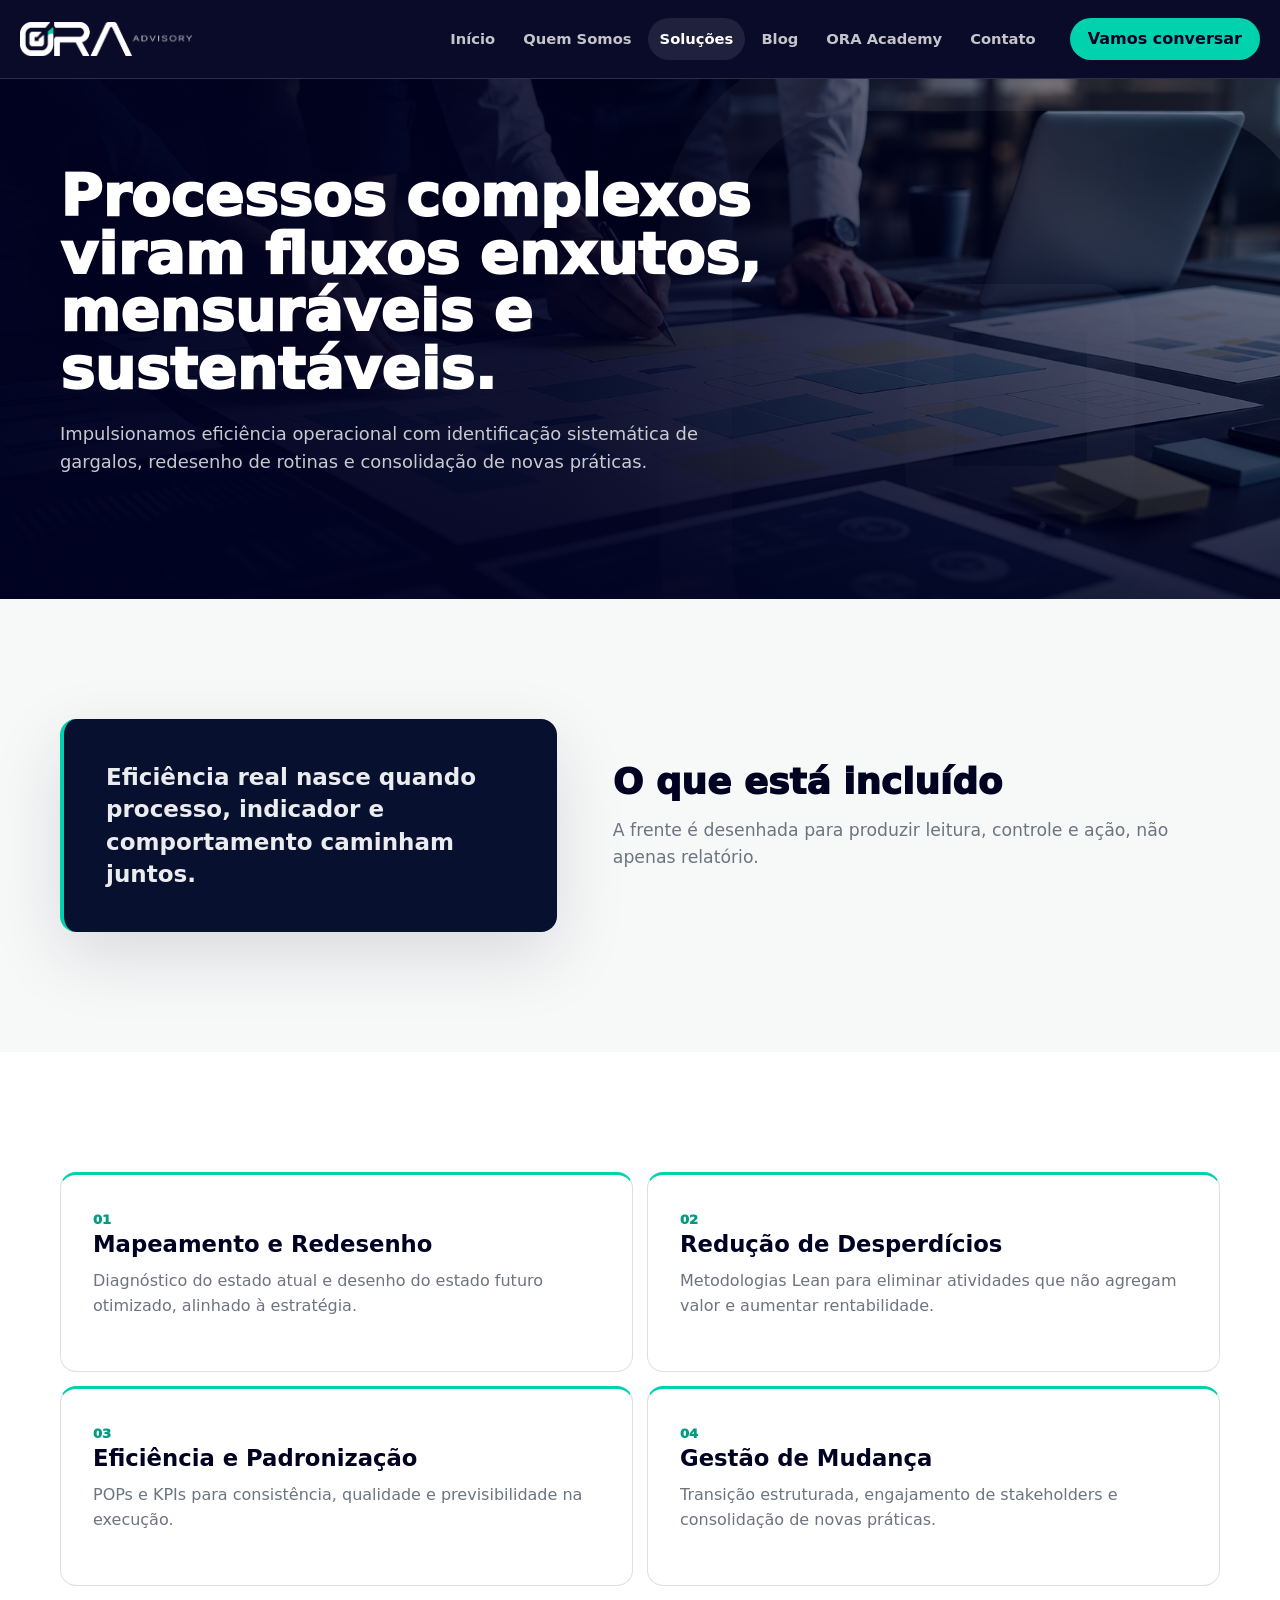
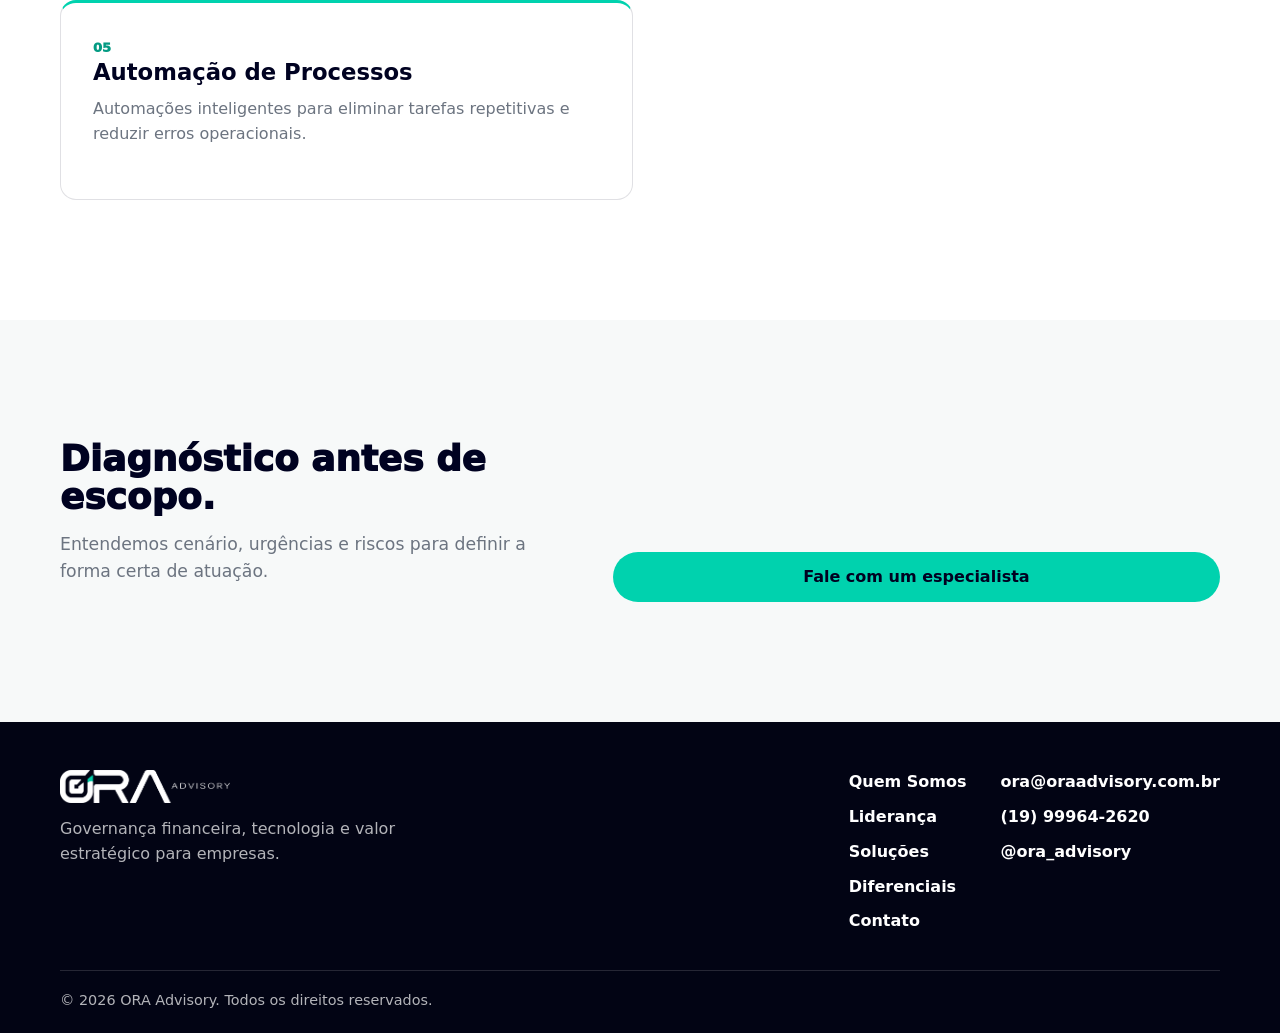
<file: melhoria-continua.html>
<!doctype html>
<html lang="pt-BR">
  <head>
    <meta charset="utf-8">
    <meta name="viewport" content="width=device-width, initial-scale=1">
    <title>Melhoria Contínua | ORA Advisory</title>
    <meta name="description" content="Mapeamento de processos, redução de desperdícios, padronização, gestão de mudança e automação com RPA.">
    <link rel="icon" href="assets/logo-clean.png">
    <link rel="stylesheet" href="styles.css">
  </head>
  <body>
    <div id="site" data-page="melhoria"></div>
    <script src="app.js"></script>
  </body>
</html>
</file>
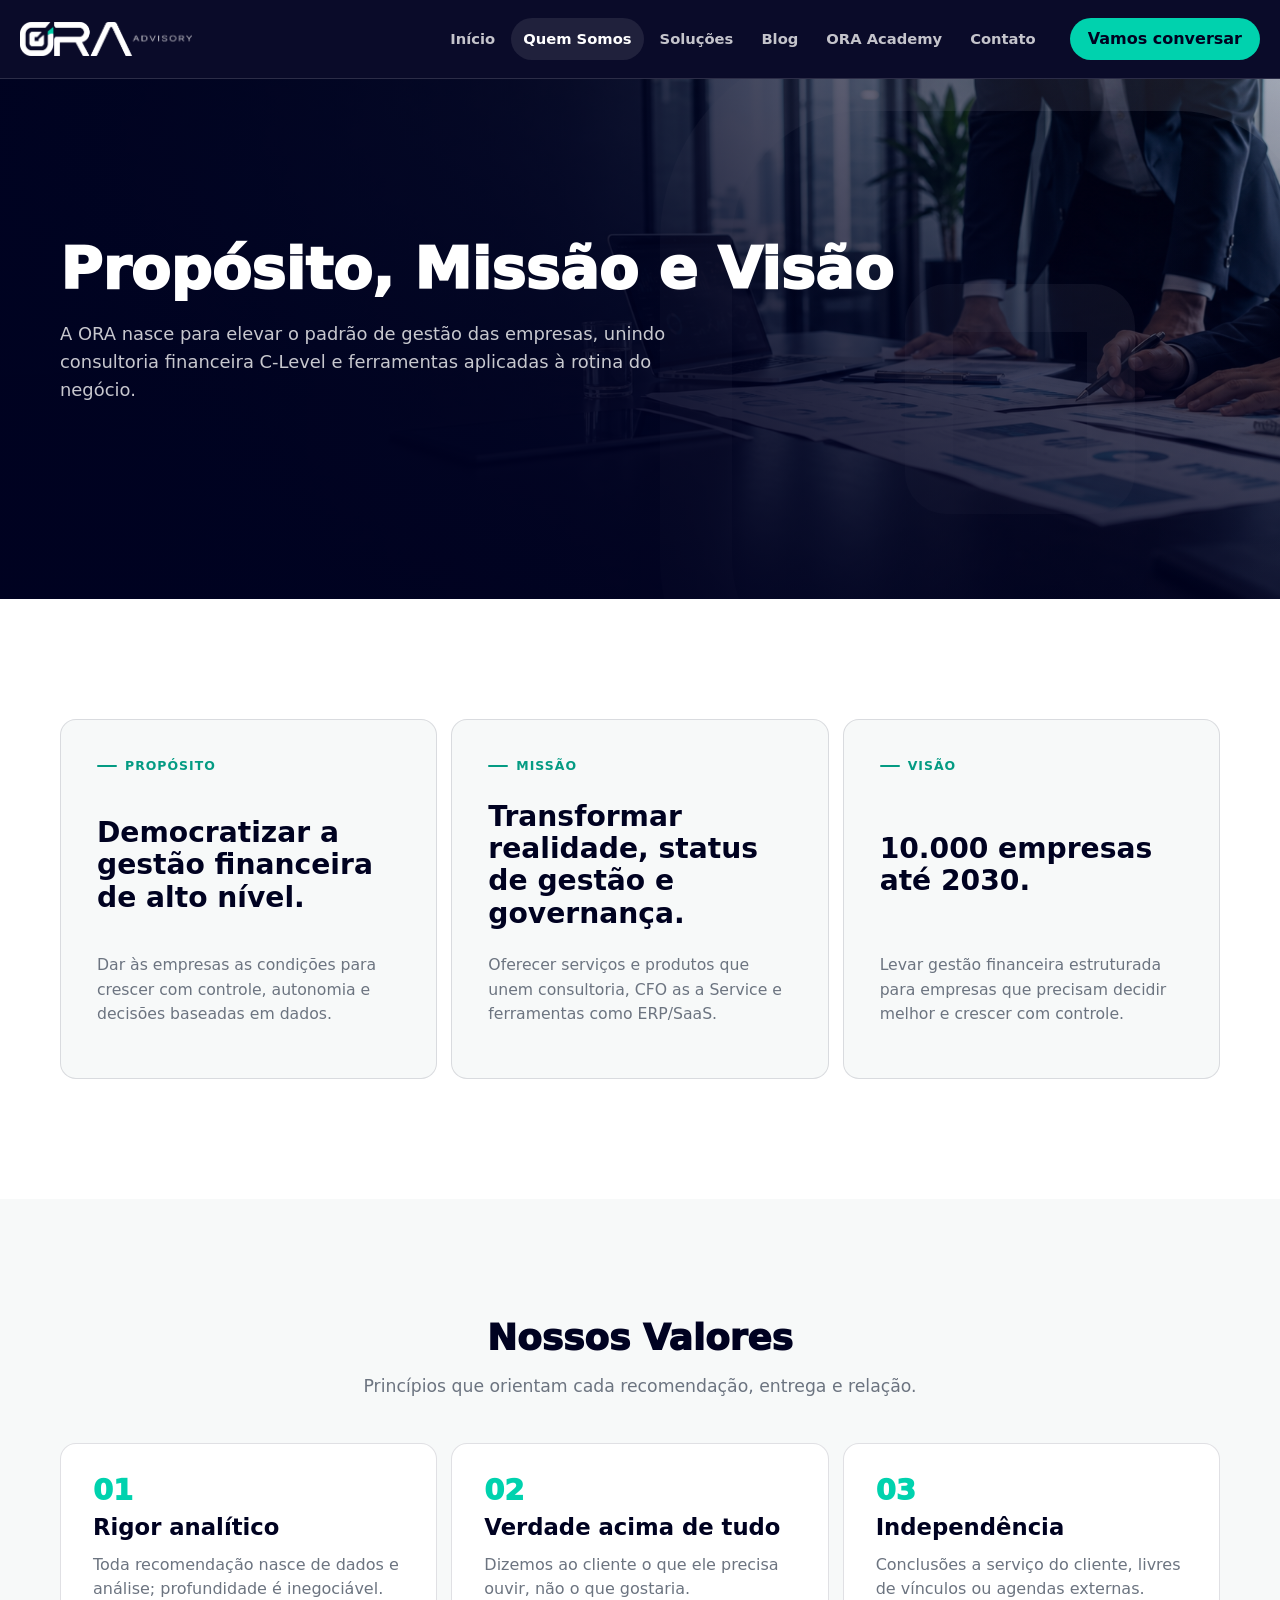
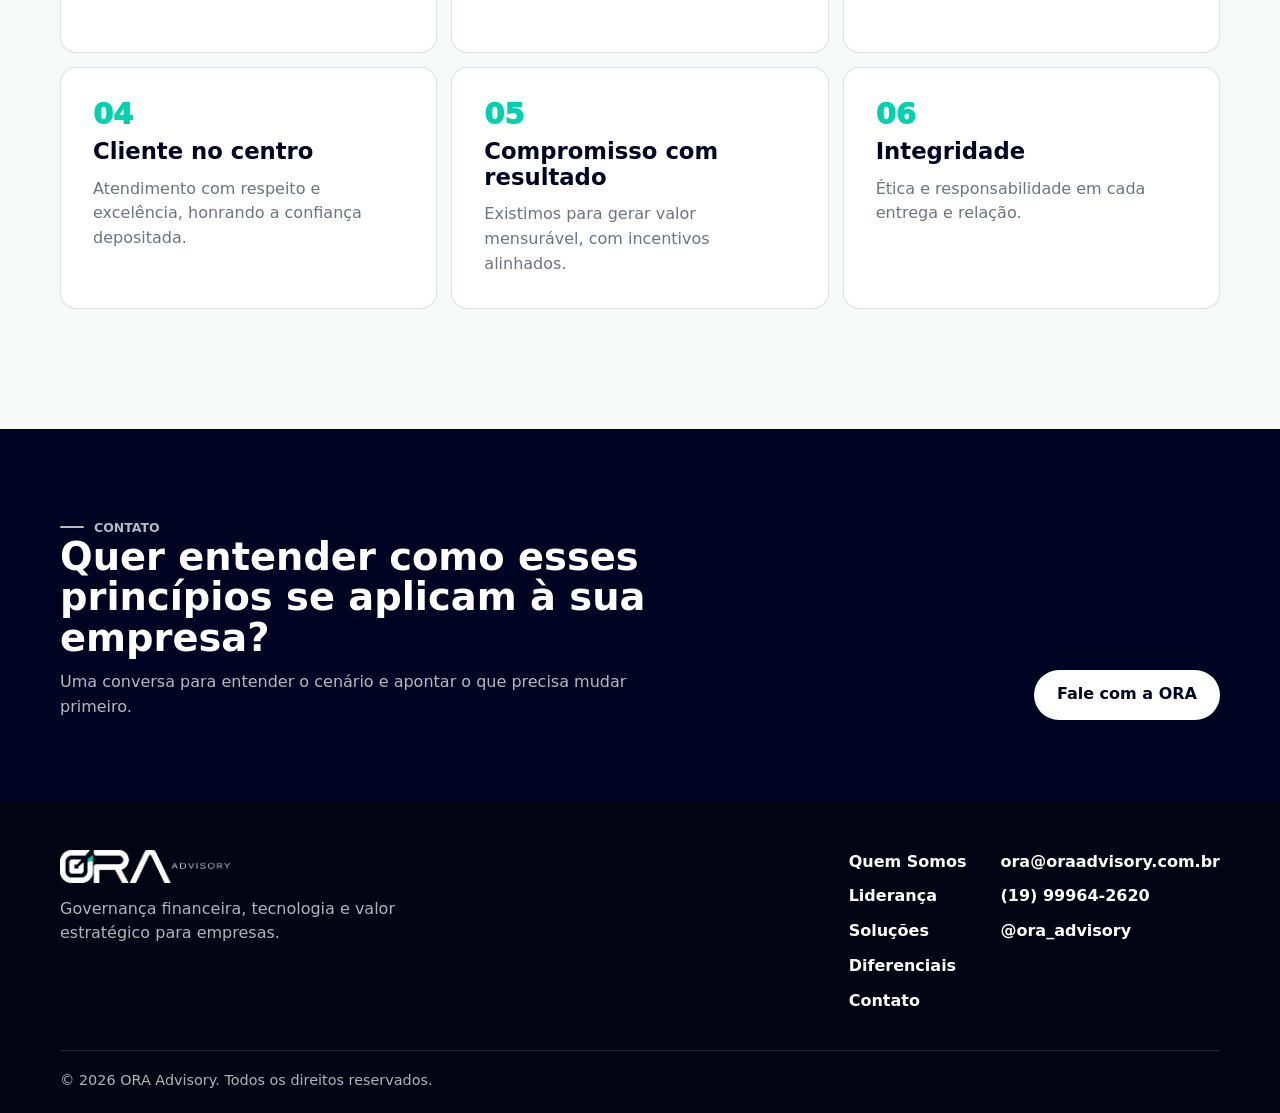
<file: quem-somos.html>
<!doctype html>
<html lang="pt-BR">
  <head>
    <meta charset="utf-8">
    <meta name="viewport" content="width=device-width, initial-scale=1">
    <title>Quem Somos | ORA Advisory</title>
    <meta name="description" content="Propósito, missão, visão e valores da ORA Advisory.">
    <link rel="icon" href="assets/logo-clean.png">
    <link rel="stylesheet" href="styles.css">
  </head>
  <body>
    <div id="site" data-page="quem-somos"></div>
    <script src="app.js"></script>
  </body>
</html>
</file>
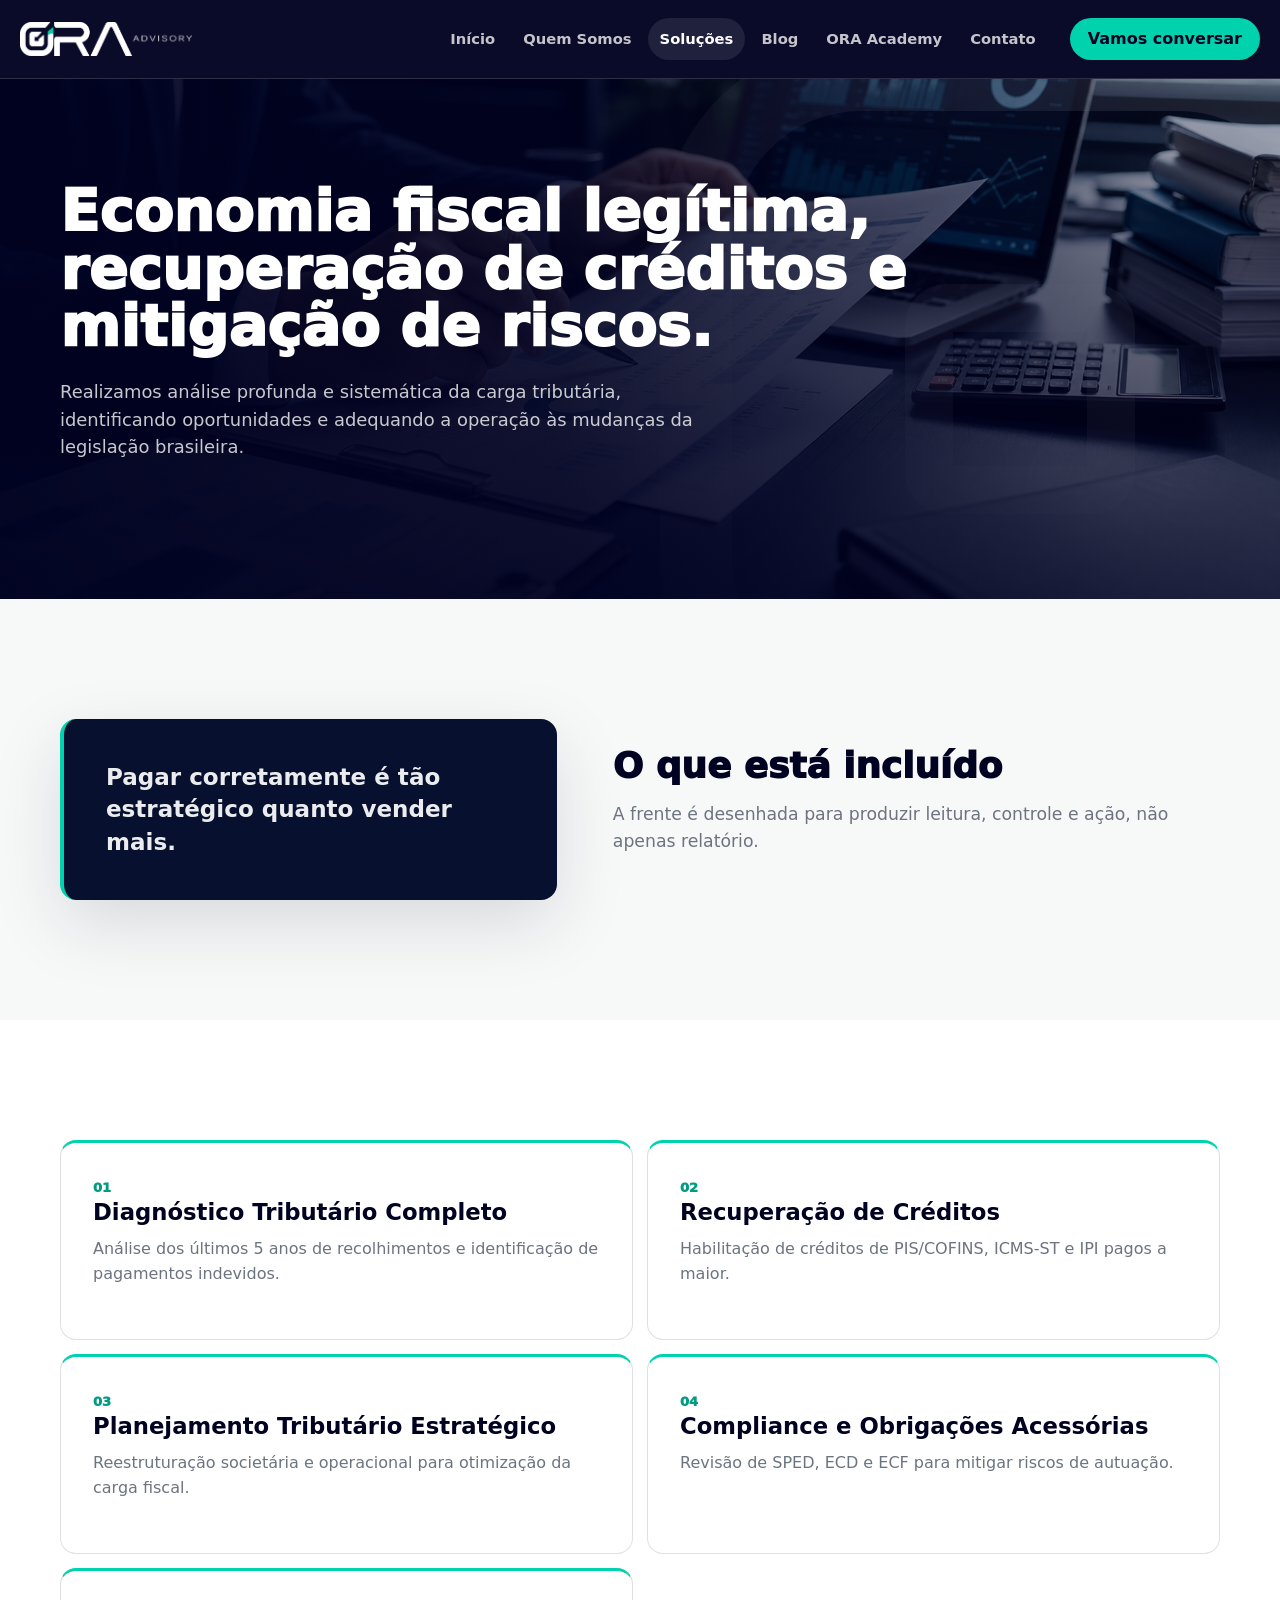
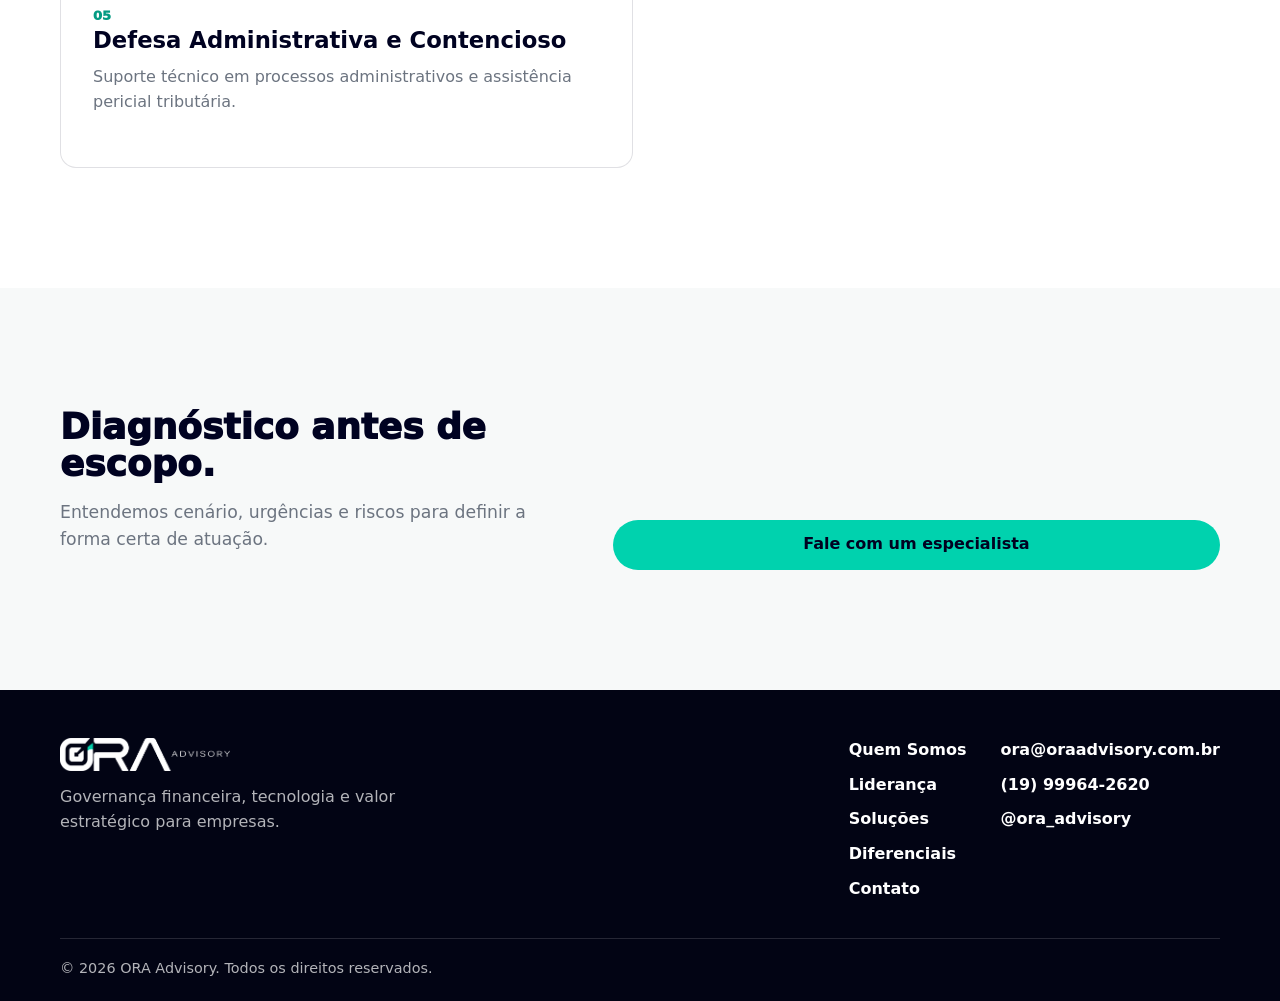
<file: revisao-tributaria.html>
<!doctype html>
<html lang="pt-BR">
  <head>
    <meta charset="utf-8">
    <meta name="viewport" content="width=device-width, initial-scale=1">
    <title>Revisão Tributária | ORA Advisory</title>
    <meta name="description" content="Diagnóstico tributário, recuperação de créditos, planejamento fiscal, compliance e suporte em contencioso.">
    <link rel="icon" href="assets/logo-clean.png">
    <link rel="stylesheet" href="styles.css">
  </head>
  <body>
    <div id="site" data-page="tributaria"></div>
    <script src="app.js"></script>
  </body>
</html>
</file>
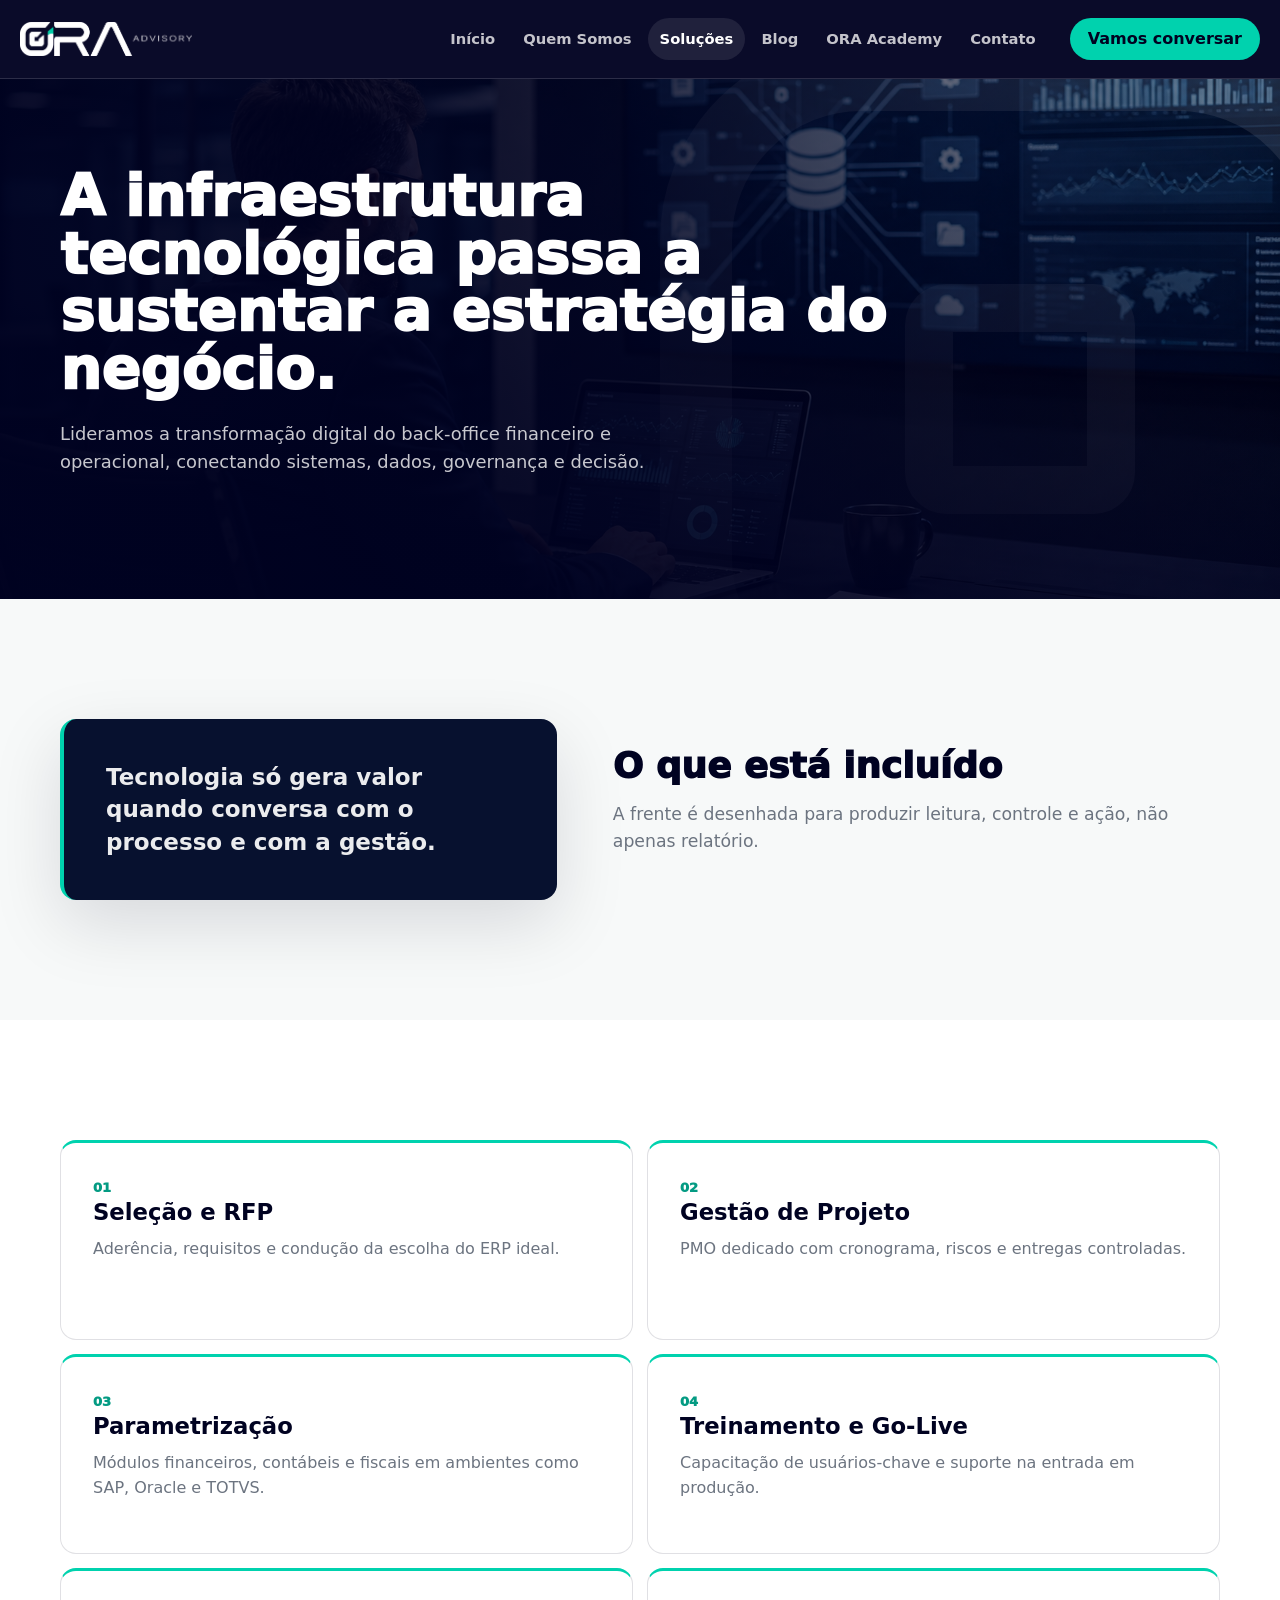
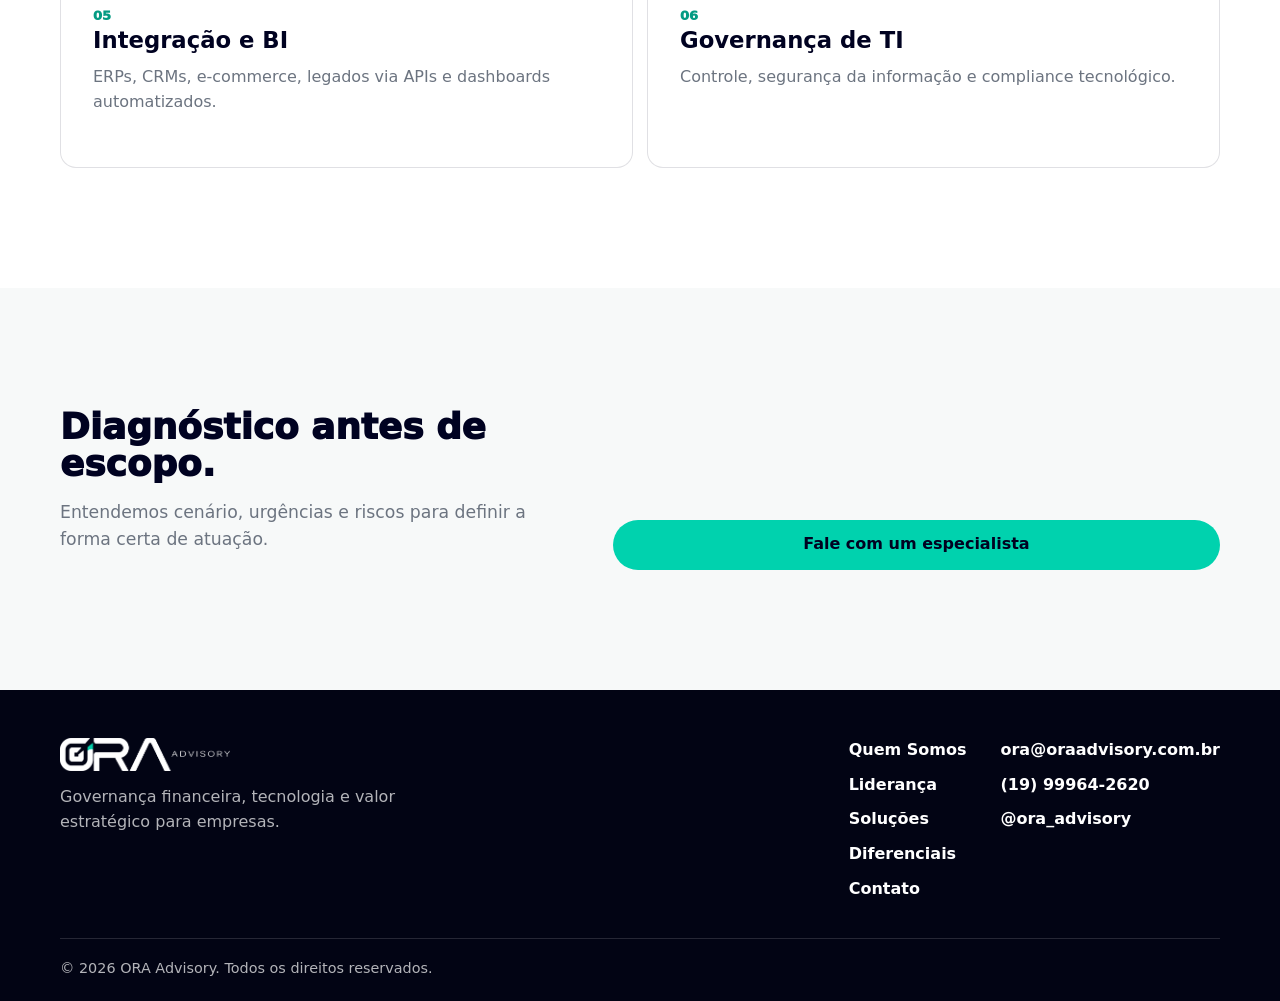
<file: sistemas-tecnologia.html>
<!doctype html>
<html lang="pt-BR">
  <head>
    <meta charset="utf-8">
    <meta name="viewport" content="width=device-width, initial-scale=1">
    <title>Sistemas & Tecnologia | ORA Advisory</title>
    <meta name="description" content="Implementação de ERPs, integração de sistemas, business intelligence e governança de TI para back-office financeiro.">
    <link rel="icon" href="assets/logo-clean.png">
    <link rel="stylesheet" href="styles.css">
  </head>
  <body>
    <div id="site" data-page="sistemas"></div>
    <script src="app.js"></script>
  </body>
</html>
</file>
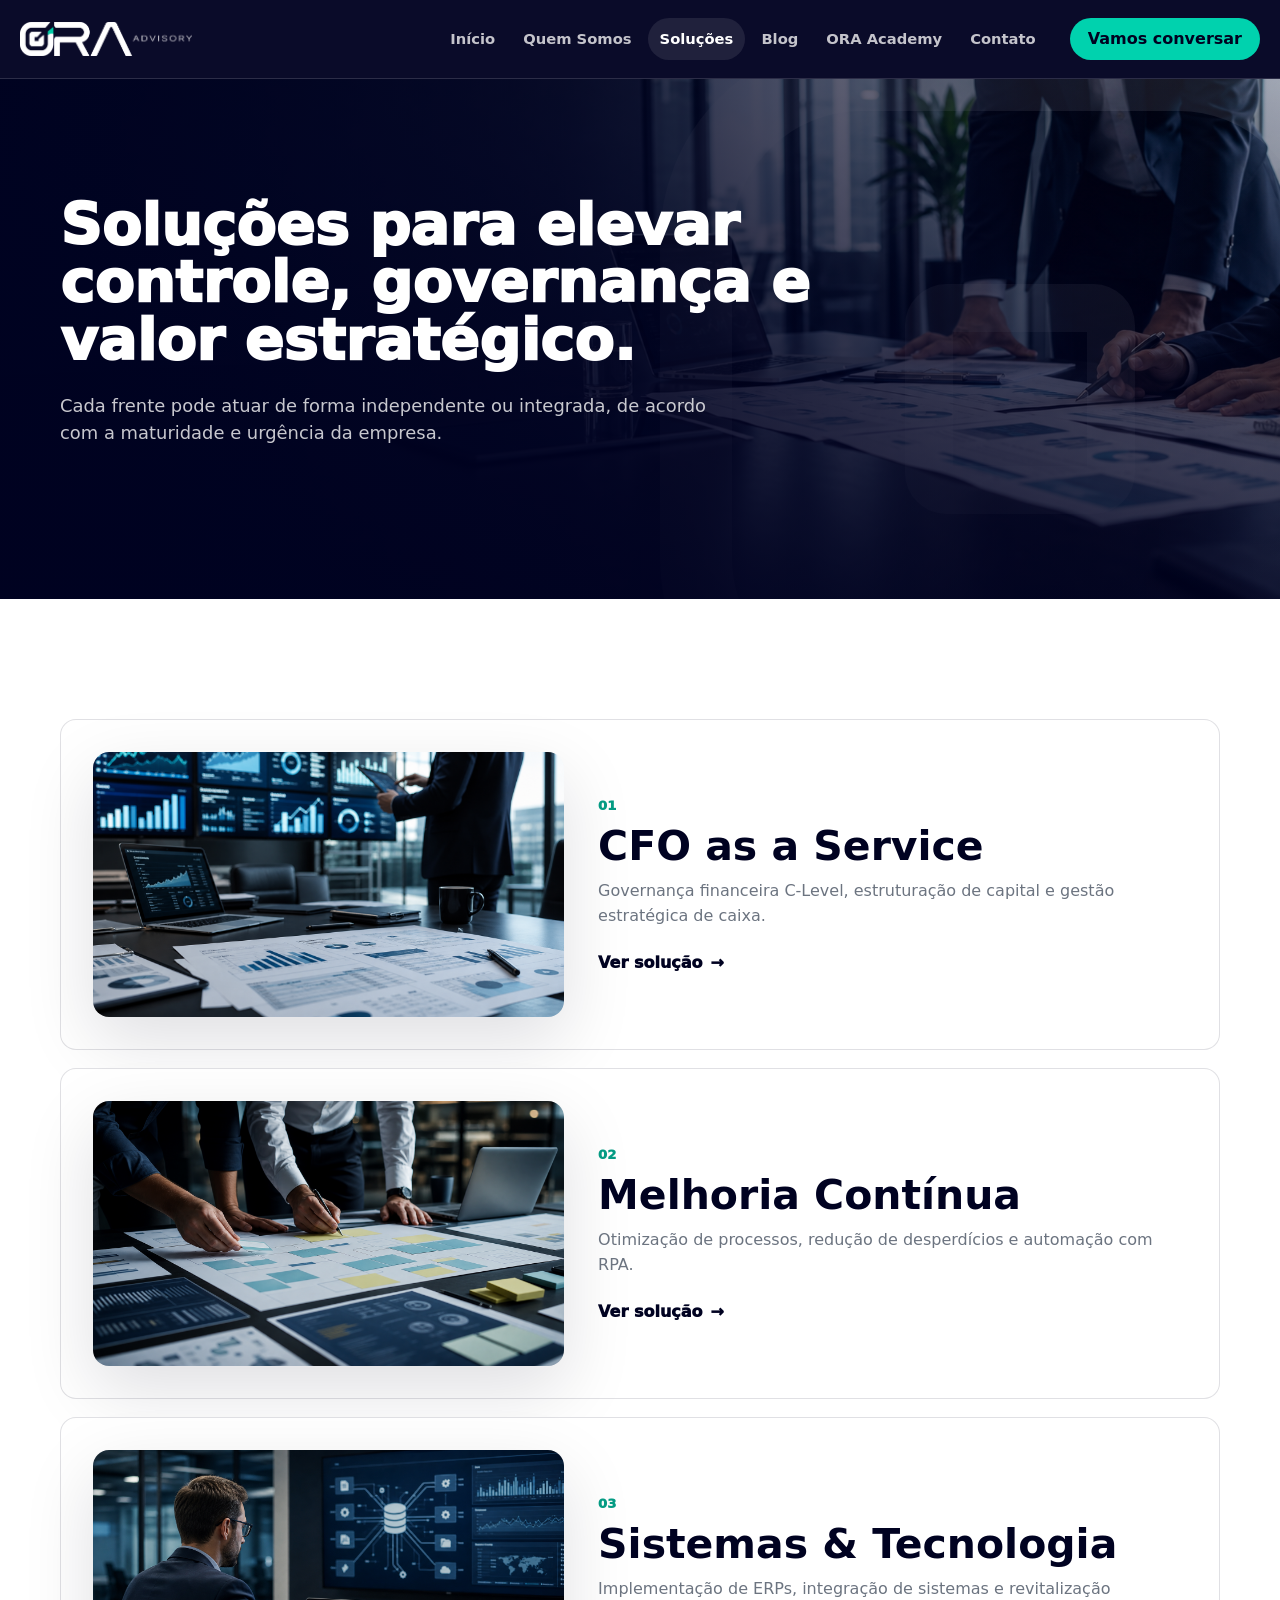
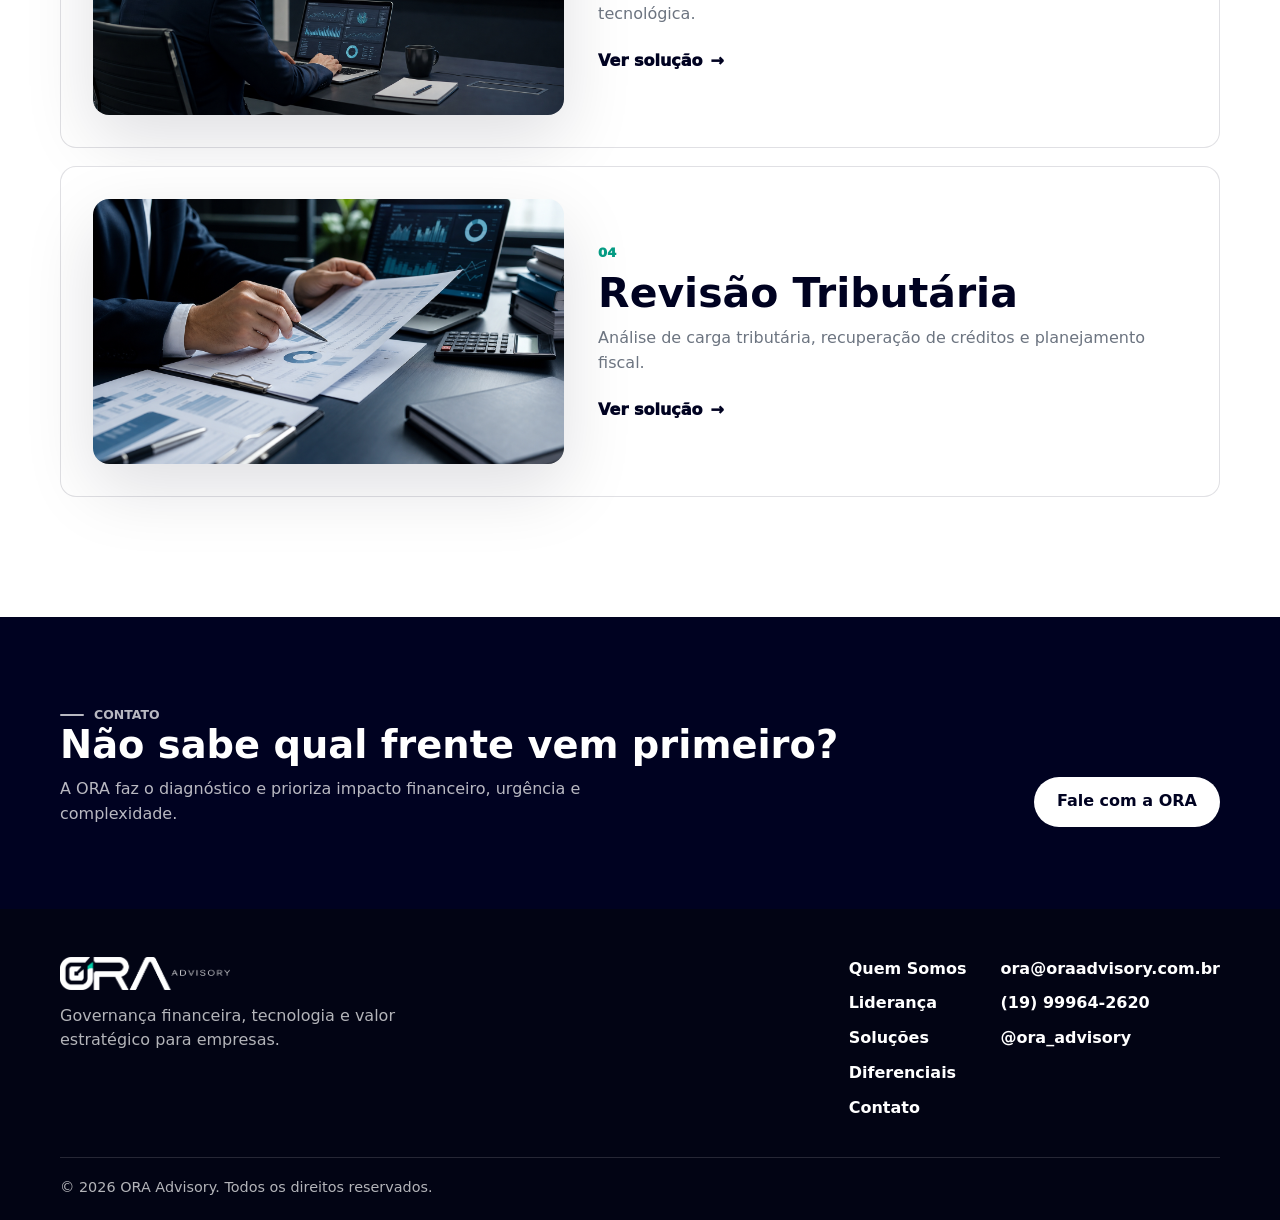
<file: solucoes.html>
<!doctype html>
<html lang="pt-BR">
  <head>
    <meta charset="utf-8">
    <meta name="viewport" content="width=device-width, initial-scale=1">
    <title>Soluções | ORA Advisory</title>
    <meta name="description" content="CFO as a Service, melhoria contínua, sistemas e tecnologia, revisão tributária e compliance fiscal.">
    <link rel="icon" href="assets/logo-clean.png">
    <link rel="stylesheet" href="styles.css">
  </head>
  <body>
    <div id="site" data-page="solucoes"></div>
    <script src="app.js"></script>
  </body>
</html>
</file>
<file: styles.css>
:root {
  --navy: #000221;
  --navy-2: #07112f;
  --teal: #00d2ae;
  --teal-dark: #049b83;
  --white: #ffffff;
  --paper: #f7f9f9;
  --ice: #edf4f4;
  --gray: #6c7480;
  --line: rgba(0, 2, 33, 0.12);
  --line-dark: rgba(255, 255, 255, 0.14);
  --shadow: 0 24px 70px rgba(0, 2, 33, 0.13);
  --radius: 16px;
  --max: 1160px;
}

* {
  box-sizing: border-box;
}

html {
  scroll-behavior: smooth;
}

body {
  margin: 0;
  background: var(--paper);
  color: var(--navy);
  font-family: Inter, ui-sans-serif, system-ui, -apple-system, BlinkMacSystemFont, "Segoe UI", sans-serif;
  font-size: 16px;
  line-height: 1.55;
  letter-spacing: 0;
}

body.menu-open {
  overflow: hidden;
}

img {
  display: block;
  max-width: 100%;
}

a {
  color: inherit;
  text-decoration: none;
}

button,
input,
select,
textarea {
  font: inherit;
}

.container {
  width: min(var(--max), calc(100% - 40px));
  margin: 0 auto;
}

.site-shell {
  min-height: 100vh;
}

.site-header {
  position: sticky;
  top: 0;
  z-index: 50;
  background: rgba(0, 2, 33, 0.96);
  border-bottom: 1px solid var(--line-dark);
  color: var(--white);
  backdrop-filter: blur(18px);
}

.nav-wrap {
  width: min(1240px, calc(100% - 40px));
  min-height: 78px;
  margin: 0 auto;
  display: flex;
  align-items: center;
  gap: 22px;
}

.brand {
  width: 172px;
  flex: 0 0 auto;
}

.brand img {
  width: 100%;
  height: auto;
}

.desktop-nav {
  margin-left: auto;
  display: flex;
  align-items: center;
  gap: 4px;
}

.nav-link,
.dropdown-trigger {
  min-height: 42px;
  display: inline-flex;
  align-items: center;
  border: 0;
  border-radius: 999px;
  padding: 0 12px;
  background: transparent;
  color: rgba(255, 255, 255, 0.76);
  cursor: pointer;
  font-size: 0.92rem;
  font-weight: 760;
}

.nav-link:hover,
.dropdown-trigger:hover,
.nav-link.is-active,
.dropdown-trigger.is-active {
  color: var(--white);
  background: rgba(255, 255, 255, 0.09);
}

.dropdown {
  position: relative;
}

.dropdown-panel {
  position: absolute;
  top: calc(100% + 12px);
  right: 0;
  width: 360px;
  padding: 10px;
  border: 1px solid var(--line-dark);
  border-radius: 12px;
  background: #070b22;
  box-shadow: var(--shadow);
  opacity: 0;
  visibility: hidden;
  transform: translateY(8px);
  transition: 160ms ease;
}

.dropdown:hover .dropdown-panel,
.dropdown:focus-within .dropdown-panel {
  opacity: 1;
  visibility: visible;
  transform: translateY(0);
}

.dropdown-panel a {
  display: grid;
  gap: 2px;
  padding: 13px;
  border-radius: var(--radius);
}

.dropdown-panel a:hover {
  background: rgba(0, 210, 174, 0.12);
}

.dropdown-panel span {
  color: rgba(255, 255, 255, 0.58);
  font-size: 0.83rem;
}

.nav-cta {
  min-height: 42px;
  display: inline-flex;
  align-items: center;
  justify-content: center;
  padding: 0 18px;
  border-radius: 999px;
  background: var(--teal);
  color: var(--navy);
  font-weight: 900;
  white-space: nowrap;
}

.nav-cta:hover {
  background: var(--white);
}

.home-diagnostic-cta {
  display: inline-flex;
  align-items: center;
  gap: 14px;
  flex: 0 0 auto;
}

.diagnostic-meta {
  display: inline-flex;
  align-items: center;
  gap: 7px;
  color: var(--teal);
  font-size: 0.85rem;
  font-weight: 760;
  line-height: 1;
  white-space: nowrap;
}

.diagnostic-meta span {
  width: 6px;
  height: 6px;
  border-radius: 999px;
  background: var(--teal);
}

.diagnostic-button {
  min-height: 42px;
  display: inline-flex;
  align-items: center;
  justify-content: center;
  padding: 0 18px;
  border-radius: 8px;
  background: #1d5bd8;
  color: var(--white);
  font-size: 0.9rem;
  font-weight: 850;
  line-height: 1;
  white-space: nowrap;
  box-shadow: 0 10px 26px rgba(29, 91, 216, 0.26);
}

.diagnostic-button:hover {
  background: #2f6ff0;
}

.menu-toggle {
  width: 44px;
  height: 44px;
  display: none;
  place-items: center;
  border: 1px solid var(--line-dark);
  border-radius: 999px;
  background: transparent;
  color: var(--white);
}

.menu-toggle span,
.menu-toggle::before,
.menu-toggle::after {
  width: 18px;
  height: 2px;
  display: block;
  border-radius: 20px;
  background: currentColor;
  content: "";
  transition: 180ms ease;
}

.menu-toggle span {
  margin: 4px 0;
}

.menu-open .menu-toggle span {
  opacity: 0;
}

.menu-open .menu-toggle::before {
  transform: translateY(6px) rotate(45deg);
}

.menu-open .menu-toggle::after {
  transform: translateY(-6px) rotate(-45deg);
}

.mobile-menu {
  display: none;
}

.home-hero,
.page-hero {
  position: relative;
  min-height: 720px;
  display: flex;
  align-items: center;
  overflow: hidden;
  background: var(--navy);
  color: var(--white);
}

.page-hero.compact {
  min-height: 520px;
}

.home-media,
.hero-bg {
  position: absolute;
  inset: 0;
}

.home-media img,
.hero-bg img {
  width: 100%;
  height: 100%;
  object-fit: cover;
}

.home-overlay,
.hero-bg::after {
  position: absolute;
  inset: 0;
  background:
    linear-gradient(90deg, rgba(0, 2, 33, 0.94) 0%, rgba(0, 2, 33, 0.82) 44%, rgba(0, 2, 33, 0.18) 100%),
    linear-gradient(180deg, rgba(0, 2, 33, 0.12) 0%, rgba(0, 2, 33, 0.78) 100%);
  content: "";
}

.home-mark,
.hero-mark {
  position: absolute;
  right: -100px;
  bottom: -160px;
  width: min(58vw, 720px);
  aspect-ratio: 1;
  border: 72px solid rgba(255, 255, 255, 0.14);
  border-radius: 28%;
  transform: rotate(0deg);
}

.home-mark::after,
.hero-mark::after {
  position: absolute;
  inset: 30%;
  border-radius: 18%;
  border: 48px solid rgba(255, 255, 255, 0.12);
  content: "";
}

.home-mark-symbol {
  position: absolute;
  right: -60px;
  bottom: -80px;
  width: min(52vw, 640px);
  opacity: 0.18;
  pointer-events: none;
  user-select: none;
  filter: brightness(10);
}

.home-content,
.hero-grid {
  position: relative;
  z-index: 2;
}

.home-content {
  padding: 92px 0 116px;
}

.hero-grid {
  padding: 64px 0 80px;
}

.hero-logo {
  width: 230px;
  margin-bottom: 40px;
}

.eyebrow {
  display: inline-flex;
  align-items: center;
  gap: 10px;
  margin: 0 0 14px;
  color: var(--teal);
  font-size: 0.78rem;
  font-weight: 900;
  letter-spacing: 0;
  text-transform: uppercase;
}

.eyebrow::before {
  width: 24px;
  height: 2px;
  border-radius: 20px;
  background: currentColor;
  content: "";
}

h1,
h2,
h3,
p {
  margin-top: 0;
}

.home-hero h1,
.page-hero h1 {
  max-width: 850px;
  margin-bottom: 22px;
  font-size: clamp(2.4rem, 4.5vw, 4.8rem);
  line-height: 1;
  font-weight: 950;
}

.home-hero h1 span,
.page-hero h1 span {
  color: var(--teal);
}

.home-hero p,
.page-hero p {
  max-width: 660px;
  color: rgba(255, 255, 255, 0.78);
  font-size: 1.12rem;
}

.hero-actions {
  display: flex;
  flex-wrap: wrap;
  gap: 12px;
  margin-top: 30px;
}

.button {
  min-height: 50px;
  display: inline-flex;
  align-items: center;
  justify-content: center;
  border: 1px solid transparent;
  border-radius: 999px;
  padding: 0 22px;
  cursor: pointer;
  font-weight: 900;
  transition: 180ms ease;
}

.button.primary {
  background: var(--teal);
  color: var(--navy);
}

.button.primary:hover,
.button.light:hover {
  background: var(--white);
  transform: translateY(-1px);
}

.button.ghost {
  border-color: rgba(255, 255, 255, 0.28);
  color: var(--white);
  background: rgba(255, 255, 255, 0.06);
}

.button.ghost:hover {
  border-color: var(--white);
}

.button.light {
  background: var(--white);
  color: var(--navy);
}

.section {
  padding: 120px 0;
}

.tech-power-section {
  padding: 0;
  background: var(--paper);
}

.tech-power-section .container,
.brand-proof-section .container,
.product-tabs-section .container,
.client-pains-section .container,
.testimonials-section .container {
  width: 100%;
  max-width: none;
}

.tech-power-box {
  min-height: 255px;
  display: grid;
  align-content: center;
  justify-items: center;
  padding: 72px 40px 72px;
  background: var(--navy);
  color: var(--white);
  text-align: center;
}

.tech-power-box h2 {
  max-width: 900px;
  margin-bottom: 22px;
  color: var(--teal);
  font-size: clamp(1.7rem, 3vw, 2.45rem);
  line-height: 1.08;
  font-weight: 950;
}

.tech-power-box p {
  max-width: 820px;
  margin-bottom: 34px;
  color: rgba(255, 255, 255, 0.84);
  font-size: 0.98rem;
}

.tech-power-box strong {
  color: var(--white);
  font-weight: 950;
}

.tech-pill-row {
  width: min(100%, 900px);
  display: grid;
  grid-template-columns: repeat(3, minmax(0, 1fr));
  gap: 52px;
}

.tech-pill-row span {
  min-height: 36px;
  display: inline-flex;
  align-items: center;
  justify-content: center;
  border-radius: 999px;
  padding: 0 18px;
  background: rgba(255, 255, 255, 0.13);
  color: var(--white);
  font-size: 0.82rem;
  font-weight: 850;
  text-transform: uppercase;
}

.tech-signature {
  margin: 18px 0 0;
  color: rgba(255, 255, 255, 0.62);
  font-size: 0.95rem;
}

.brand-proof-section {
  padding: 0;
  background: var(--paper);
}

.brand-proof-box {
  min-height: 255px;
  display: grid;
  align-content: center;
  justify-items: center;
  gap: 28px;
  padding: 72px 40px;
  background: #14171a;
  color: var(--white);
  text-align: center;
  overflow: hidden;
}

.brand-proof-box > p {
  max-width: 850px;
  margin: 0;
  color: rgba(255, 255, 255, 0.78);
  font-size: 0.98rem;
}

.brand-carousel {
  position: relative;
  width: min(100%, 880px);
  overflow: hidden;
}

.brand-carousel::before,
.brand-carousel::after {
  position: absolute;
  top: 0;
  z-index: 2;
  width: 90px;
  height: 100%;
  pointer-events: none;
  content: "";
}

.brand-carousel::before {
  left: 0;
  background: linear-gradient(90deg, #14171a, rgba(20, 23, 26, 0));
}

.brand-carousel::after {
  right: 0;
  background: linear-gradient(270deg, #14171a, rgba(20, 23, 26, 0));
}

.brand-track {
  display: flex;
  align-items: center;
  width: max-content;
  gap: 42px;
  animation: brand-scroll 28s linear infinite;
}

.brand-track span {
  min-width: 110px;
  color: rgba(255, 255, 255, 0.64);
  font-size: 0.95rem;
  font-weight: 900;
  letter-spacing: 0;
  text-transform: uppercase;
  white-space: nowrap;
}

.brand-proof-box .button {
  min-width: 270px;
  text-transform: uppercase;
}

.product-tabs-section {
  padding: 0;
  background: var(--paper);
}

.product-tabs-box {
  padding: 72px 42px 80px;
  background: #eceeee;
  text-align: center;
}

.product-tabs-head {
  max-width: 860px;
  margin: 0 auto 24px;
}

.product-tabs-head h2 {
  margin-bottom: 18px;
  color: var(--navy);
  font-size: clamp(1.6rem, 2.4vw, 2.4rem);
  line-height: 1.1;
  font-weight: 950;
}

.product-tabs-head p {
  max-width: 700px;
  margin: 0 auto;
  color: var(--gray);
  font-size: 1.02rem;
}

.product-tab-controls {
  width: fit-content;
  max-width: 100%;
  margin: 26px auto 34px;
  display: inline-flex;
  align-items: center;
  gap: 8px;
  padding: 5px;
  border-radius: 999px;
  background: var(--white);
}

.product-tab-controls button {
  min-height: 36px;
  border: 1px solid transparent;
  border-radius: 999px;
  padding: 0 18px;
  background: transparent;
  color: rgba(0, 2, 33, 0.42);
  cursor: pointer;
  font-weight: 950;
  text-transform: uppercase;
}

.product-tab-controls button.is-active {
  border-color: rgba(0, 210, 174, 0.65);
  color: var(--teal-dark);
  background: rgba(0, 210, 174, 0.08);
}

.product-tab-panel {
  width: min(880px, 100%);
  margin: 0 auto;
  display: grid;
  grid-template-columns: minmax(0, 0.92fr) minmax(280px, 0.75fr);
  align-items: center;
  gap: 26px;
  text-align: left;
}

.product-tab-panel[hidden] {
  display: none;
}

.product-tab-panel > div:first-child {
  padding: 28px;
}

.product-tab-panel span {
  display: inline-flex;
  margin-bottom: 12px;
  color: var(--teal-dark);
  font-size: 0.82rem;
  font-weight: 950;
  text-transform: uppercase;
}

.product-tab-panel h3 {
  margin-bottom: 12px;
  color: var(--navy);
  font-size: clamp(1.8rem, 3vw, 3.2rem);
  line-height: 1;
}

.product-tab-panel p {
  max-width: 540px;
  margin-bottom: 24px;
  color: var(--gray);
}

.button.muted {
  background: rgba(0, 2, 33, 0.12);
  color: rgba(0, 2, 33, 0.46);
  cursor: not-allowed;
}

.product-visual {
  min-height: 330px;
  border-radius: 14px;
  background: #151719;
  color: var(--white);
  position: relative;
  overflow: hidden;
  box-shadow: 0 24px 60px rgba(0, 2, 33, 0.16);
}

.mock-window {
  position: absolute;
  top: 22px;
  left: 22px;
  display: flex;
  gap: 8px;
}

.mock-window span {
  width: 9px;
  height: 9px;
  margin: 0;
  border-radius: 999px;
  background: var(--teal);
  opacity: 0.8;
}

.mock-lines {
  position: absolute;
  inset: 82px 28px 28px;
  display: grid;
  align-content: center;
  gap: 16px;
}

.mock-lines strong {
  color: var(--white);
  font-size: 2rem;
}

.mock-lines i {
  height: 14px;
  border-radius: 999px;
  background: rgba(255, 255, 255, 0.12);
}

.mock-lines i:nth-child(3) {
  width: 76%;
}

.mock-lines i:nth-child(4) {
  width: 52%;
  background: rgba(0, 210, 174, 0.32);
}

.mock-dashboard {
  position: absolute;
  inset: 34px;
  display: grid;
  grid-template-columns: repeat(2, minmax(0, 1fr));
  gap: 12px;
}

.mock-dashboard i {
  border-radius: 8px;
  background:
    linear-gradient(135deg, rgba(0, 210, 174, 0.24), rgba(255, 255, 255, 0.05)),
    rgba(255, 255, 255, 0.06);
}

.mock-status {
  position: absolute;
  left: 50%;
  bottom: 32px;
  transform: translateX(-50%);
  border: 1px solid rgba(0, 210, 174, 0.55);
  border-radius: 999px;
  padding: 8px 18px;
  color: var(--teal);
  font-weight: 950;
  text-transform: uppercase;
}

.founder-section {
  background: var(--white);
}

.founder-grid {
  display: grid;
  grid-template-columns: 400px 1fr;
  gap: 72px;
  align-items: center;
}

.founder-photo {
  border-radius: var(--radius);
  overflow: hidden;
  aspect-ratio: 3/4;
}

.founder-photo img {
  width: 100%;
  height: 100%;
  object-fit: cover;
  object-position: top;
  display: block;
}

.founder-label {
  font-size: 0.82rem;
  font-weight: 900;
  letter-spacing: 0.12em;
  text-transform: uppercase;
  color: var(--teal);
  margin-bottom: 10px;
}

.founder-copy h2 {
  font-size: clamp(2rem, 3vw, 3rem);
  color: var(--navy);
  margin-bottom: 6px;
  line-height: 1;
}

.founder-role {
  font-size: 0.78rem;
  font-weight: 900;
  letter-spacing: 0.1em;
  text-transform: uppercase;
  color: var(--gray);
  margin-bottom: 22px;
}

.founder-lead {
  font-size: 1.08rem;
  font-weight: 700;
  color: var(--navy);
  margin-bottom: 20px;
  line-height: 1.5;
}

.founder-copy p {
  color: var(--gray);
  font-size: 0.98rem;
  line-height: 1.75;
  margin-bottom: 16px;
}

.regions-section {
  background: var(--navy);
  color: var(--white);
}

.regions-grid {
  display: grid;
  grid-template-columns: minmax(0, 0.9fr) minmax(320px, 0.8fr);
  align-items: center;
  gap: 56px;
}

.regions-grid h2 {
  max-width: 650px;
  margin-bottom: 18px;
  color: var(--white);
  font-size: clamp(1.9rem, 3vw, 3.2rem);
  line-height: 1.05;
  font-weight: 950;
}

.regions-grid p {
  max-width: 620px;
  color: rgba(255, 255, 255, 0.74);
  font-size: 1.08rem;
}

.region-tags {
  display: flex;
  flex-wrap: wrap;
  gap: 10px;
  margin-top: 28px;
}

.region-tags span {
  display: inline-flex;
  align-items: center;
  min-height: 34px;
  border: 1px solid rgba(255, 255, 255, 0.14);
  border-radius: 999px;
  padding: 0 14px;
  background: rgba(255, 255, 255, 0.06);
  color: rgba(255, 255, 255, 0.86);
  font-size: 0.9rem;
  font-weight: 850;
}

.brazil-map-card {
  display: flex;
  align-items: center;
  justify-content: center;
}

.brazil-map-card img {
  width: 100%;
  max-width: 100%;
  height: auto;
  object-fit: contain;
  display: block;
}

@keyframes brand-scroll {
  from {
    transform: translateX(0);
  }

  to {
    transform: translateX(-50%);
  }
}

.light-section {
  background: var(--white);
}

.dark-section {
  background: var(--navy);
  color: var(--white);
}

.section-head {
  max-width: 720px;
}

.section-head.center {
  margin: 0 auto 44px;
  text-align: center;
}

.section-head.center .eyebrow {
  justify-content: center;
}

.section-head h2,
.leadership-grid h2,
.executive-card h2 {
  margin-bottom: 16px;
  font-size: clamp(1.7rem, 2.8vw, 3rem);
  line-height: 1.05;
  font-weight: 950;
}

.section-head p,
.leadership-grid p,
.statement-card p,
.executive-card p {
  color: var(--gray);
  font-size: 1.08rem;
}

.dark-section .section-head p,
.dark-section .section-head h2,
.dark-section .differential-grid p {
  color: rgba(255, 255, 255, 0.76);
}

.split-grid,
.leadership-grid,
.quote-grid,
.contact-grid,
.next-grid {
  display: grid;
  grid-template-columns: minmax(0, 0.9fr) minmax(0, 1.1fr);
  align-items: center;
  gap: 56px;
}

.statement-card,
.executive-card,
.quote-card {
  padding: 42px;
  border-radius: var(--radius);
  background: var(--navy);
  color: var(--white);
  box-shadow: var(--shadow);
}

.statement-card p,
.executive-card p {
  color: rgba(255, 255, 255, 0.74);
}

.statement-card strong {
  display: block;
  color: var(--teal);
  font-size: clamp(2rem, 4vw, 4rem);
  line-height: 0.98;
}

.executive-card span {
  display: inline-flex;
  align-items: center;
  gap: 8px;
  margin-bottom: 18px;
  color: var(--teal);
  font-size: 0.78rem;
  font-weight: 900;
  text-transform: uppercase;
  letter-spacing: 0.08em;
}

.executive-card span::before {
  width: 20px;
  height: 2px;
  border-radius: 20px;
  background: currentColor;
  content: "";
}

.solution-grid {
  display: grid;
  grid-template-columns: repeat(4, minmax(0, 1fr));
  gap: 14px;
}

.solution-card a {
  min-height: 280px;
  display: flex;
  flex-direction: column;
  justify-content: space-between;
  padding: 32px;
  border: 1px solid var(--line);
  border-radius: var(--radius);
  background: var(--white);
  transition: 180ms ease;
}

.solution-card a:hover {
  border-color: rgba(0, 210, 174, 0.5);
  transform: translateY(-3px);
  box-shadow: var(--shadow);
}

.solution-card span,
.solution-feature span,
.service-grid span {
  color: var(--teal-dark);
  font-size: 0.82rem;
  font-weight: 950;
}

.values-grid span {
  display: block;
  margin-bottom: 10px;
  color: var(--teal);
  font-size: 1.8rem;
  font-weight: 950;
  line-height: 1;
}

.solution-card h3,
.values-grid h3,
.service-grid h3 {
  margin-bottom: 12px;
  font-size: 1.42rem;
  line-height: 1.12;
}

.solution-card p,
.values-grid p,
.service-grid p,
.solution-feature p {
  margin-bottom: 0;
  color: var(--gray);
}

.client-pains-section {
  padding: 0;
  background: var(--paper);
}

.client-pains-box {
  width: 100%;
  max-width: none;
  padding: 54px max(28px, calc((100vw - var(--max)) / 2)) 64px;
  background:
    radial-gradient(circle at 10% 20%, rgba(0, 176, 185, 0.1), transparent 28%),
    linear-gradient(180deg, #f2f5f7 0%, #eceff2 100%);
  text-align: center;
  overflow: hidden;
}

.pain-intro {
  max-width: 920px;
  margin: 0 auto;
}

.client-pains-box .eyebrow {
  justify-content: center;
  margin-bottom: 22px;
  color: rgba(0, 176, 185, 0.78);
  font-size: 0.78rem;
  letter-spacing: 0.12em;
}

.client-pains-box .eyebrow::before {
  width: 7px;
  height: 7px;
  border: 2px solid currentColor;
  border-radius: 999px;
  background: transparent;
}

.client-pains-box h2 {
  margin: 0 auto 38px;
  color: #1f2847;
  font-size: clamp(1.6rem, 2.4vw, 2.4rem);
  line-height: 1.15;
  font-weight: 900;
  text-wrap: balance;
}

.pain-grid {
  display: grid;
  grid-template-columns: repeat(4, minmax(0, 1fr));
  gap: 16px;
  max-width: 1320px;
  margin: 0 auto;
}

.pain-grid article {
  min-height: 158px;
  display: grid;
  align-content: center;
  justify-items: center;
  gap: 12px;
  border: 1px solid rgba(255, 255, 255, 0.04);
  border-radius: 8px;
  padding: 26px 18px;
  background:
    linear-gradient(145deg, rgba(28, 36, 53, 0.96), rgba(17, 22, 31, 0.98)),
    var(--navy);
  box-shadow: 0 18px 44px rgba(0, 2, 33, 0.12);
  color: var(--white);
}

.pain-grid span {
  width: 32px;
  height: 22px;
  display: block;
  position: relative;
  opacity: 0.7;
}

.pain-grid span::before {
  position: absolute;
  top: 0;
  left: 50%;
  width: 4px;
  height: 4px;
  border-radius: 999px;
  background: rgba(0, 176, 185, 0.78);
  box-shadow: 0 13px 0 rgba(255, 255, 255, 0.34), -10px 18px 0 -1px rgba(255, 255, 255, 0.2), 10px 18px 0 -1px rgba(255, 255, 255, 0.2);
  transform: translateX(-50%);
  content: "";
}

.pain-grid p {
  max-width: 210px;
  margin: 0;
  color: rgba(255, 255, 255, 0.96);
  font-size: clamp(0.78rem, 1.1vw, 0.96rem);
  font-weight: 850;
  line-height: 1.18;
}

.pain-explanation {
  max-width: 820px;
  margin: 40px auto 0;
  display: flex;
  flex-direction: column;
  align-items: center;
  gap: 28px;
  text-align: center;
}

.pain-explanation p {
  margin: 0;
  color: var(--navy);
  font-size: 1.05rem;
  line-height: 1.65;
  opacity: 0.82;
}

.pain-caption {
  max-width: 1320px;
  margin: 18px auto 0;
  color: var(--navy);
  text-align: left;
  font-size: 1.1rem;
  font-weight: 700;
}

.testimonials-section {
  padding: 0;
  background: var(--paper);
}

.testimonials-box {
  padding: 72px 42px 80px;
  background: #050607;
  color: var(--white);
  text-align: center;
}

.testimonials-box h2 {
  margin: 0 auto 42px;
  color: var(--white);
  font-size: clamp(1.4rem, 2vw, 2rem);
  line-height: 1.2;
  font-weight: 950;
}

.testimonial-grid {
  display: grid;
  grid-template-columns: repeat(3, minmax(0, 1fr));
  gap: 42px;
}

.testimonial-grid article {
  display: grid;
  justify-items: center;
  align-content: start;
  min-height: 250px;
}

.testimonial-grid span {
  height: 38px;
  color: var(--teal);
  font-size: 4.8rem;
  font-weight: 950;
  line-height: 0.7;
}

.testimonial-grid p {
  max-width: 310px;
  margin: 16px auto 28px;
  color: rgba(255, 255, 255, 0.88);
  font-size: 0.92rem;
  font-style: italic;
  line-height: 1.45;
}

.testimonial-grid strong {
  color: var(--white);
  font-size: 0.86rem;
  font-weight: 950;
}

.testimonial-grid small {
  margin-top: 4px;
  color: rgba(255, 255, 255, 0.56);
  font-size: 0.76rem;
}

.testimonial-caption {
  margin: 18px 0 0;
  color: var(--navy);
  text-align: left;
  font-size: 1.35rem;
  transform: translateY(100%);
}

.final-form-section {
  position: relative;
  padding: 70px 0;
  overflow: hidden;
  background: var(--navy);
  color: var(--white);
}

.final-form-media {
  position: absolute;
  inset: 0;
}

.final-form-media img {
  width: 100%;
  height: 100%;
  object-fit: cover;
}

.final-form-media::after {
  position: absolute;
  inset: 0;
  background:
    linear-gradient(90deg, rgba(0, 2, 33, 0.92) 0%, rgba(0, 2, 33, 0.74) 44%, rgba(0, 2, 33, 0.35) 100%),
    linear-gradient(180deg, rgba(0, 2, 33, 0.18), rgba(0, 2, 33, 0.72));
  content: "";
}

.final-form-grid {
  position: relative;
  z-index: 2;
  display: grid;
  grid-template-columns: minmax(0, 0.8fr) minmax(520px, 1fr);
  align-items: start;
  gap: 54px;
}

.final-form-copy {
  padding-top: 30px;
}

.final-form-copy h2 {
  max-width: 460px;
  margin-bottom: 36px;
  color: var(--white);
  font-size: clamp(1.6rem, 2.4vw, 2.6rem);
  line-height: 1.1;
  font-weight: 950;
}

.final-form-copy p {
  position: relative;
  max-width: 310px;
  margin: 0;
  padding-left: 28px;
  color: rgba(255, 255, 255, 0.86);
}

.final-form-copy p::before {
  position: absolute;
  left: 0;
  top: 5px;
  width: 14px;
  height: 14px;
  border: 2px solid var(--white);
  border-radius: 999px;
  content: "";
}

.final-lead-form {
  padding: 34px;
  border-radius: var(--radius);
  background: var(--white);
  color: var(--navy);
  box-shadow: 0 28px 80px rgba(0, 2, 33, 0.28);
}

.final-lead-form > p {
  margin-bottom: 22px;
  color: var(--gray);
  font-size: 0.92rem;
}

.form-grid {
  display: grid;
  grid-template-columns: repeat(2, minmax(0, 1fr));
  gap: 16px 20px;
}

.final-lead-form label {
  display: grid;
  gap: 6px;
  color: var(--navy);
  font-size: 0.86rem;
  font-weight: 850;
}

.final-lead-form input,
.final-lead-form select {
  width: 100%;
  min-height: 42px;
  border: 0;
  border-bottom: 1px solid rgba(0, 2, 33, 0.18);
  border-radius: 0;
  padding: 8px 0;
  background: transparent;
  color: var(--navy);
  outline: 0;
}

.final-lead-form input:focus,
.final-lead-form select:focus {
  border-bottom-color: var(--teal-dark);
}

.final-lead-form input::placeholder {
  color: rgba(0, 2, 33, 0.36);
}

.checkbox-line {
  grid-template-columns: auto minmax(0, 1fr) !important;
  align-items: start;
  gap: 10px !important;
  margin: 30px 0 20px;
  color: rgba(0, 2, 33, 0.74) !important;
  font-size: 0.82rem !important;
  font-weight: 650 !important;
}

.checkbox-line input {
  width: 16px;
  min-height: 16px;
  margin-top: 2px;
}

.final-lead-form .button {
  width: min(100%, 360px);
  border: 0;
  text-transform: uppercase;
}

.leadership-media {
  border-radius: var(--radius);
  overflow: hidden;
  box-shadow: var(--shadow);
  background: var(--navy);
}

.solution-feature img {
  border-radius: var(--radius);
  overflow: hidden;
  box-shadow: var(--shadow);
  background: var(--navy);
}

.leadership-media img {
  width: 100%;
  aspect-ratio: 16 / 10;
  object-fit: cover;
}

.leadership-symbol {
  display: flex;
  align-items: center;
  justify-content: center;
  background: transparent;
  box-shadow: none;
  max-width: 320px;
}

.leadership-symbol img {
  width: 100%;
  aspect-ratio: auto;
  object-fit: contain;
}

.text-link {
  display: inline-flex;
  margin-top: 22px;
  color: var(--navy);
  font-weight: 950;
}

.dark-section .text-link {
  color: var(--white);
}

.text-link::after {
  margin-left: 8px;
  content: "→";
}

.differential-grid,
.values-grid,
.service-grid,
.skill-grid {
  display: grid;
  grid-template-columns: repeat(3, minmax(0, 1fr));
  gap: 14px;
}

.differential-grid article,
.values-grid article,
.service-grid article,
.skill-grid article {
  min-height: 210px;
  padding: 32px;
  border: 1px solid var(--line);
  border-radius: var(--radius);
  background: var(--white);
}

.dark-section .differential-grid article {
  border-color: var(--line-dark);
  background: rgba(255, 255, 255, 0.06);
  border-radius: 20px;
  padding: 36px;
}

.dark-section .differential-grid {
  gap: 20px;
}

.differential-grid h3,
.differential-grid h2 {
  margin-bottom: 12px;
  font-size: 1.25rem;
  line-height: 1.2;
}

.differential-grid p {
  margin-bottom: 0;
  color: var(--gray);
}

.differential-grid.expanded article {
  min-height: 240px;
  border-radius: 20px;
  padding: 36px;
}

.direction-grid {
  display: grid;
  grid-template-columns: repeat(3, minmax(0, 1fr));
  gap: 14px;
}

.direction-grid article {
  min-height: 360px;
  display: flex;
  flex-direction: column;
  justify-content: space-between;
  padding: 36px;
  border-radius: var(--radius);
  background: var(--paper);
  border: 1px solid var(--line);
}

.direction-grid span {
  display: inline-flex;
  align-items: center;
  gap: 8px;
  margin-bottom: 16px;
  color: var(--teal-dark);
  font-size: 0.78rem;
  font-weight: 900;
  text-transform: uppercase;
  letter-spacing: 0.08em;
}

.direction-grid span::before {
  width: 20px;
  height: 2px;
  border-radius: 20px;
  background: currentColor;
  content: "";
}

.direction-grid h2 {
  font-size: clamp(1.5rem, 2.2vw, 2rem);
  line-height: 1.15;
  margin-bottom: 14px;
}

.direction-grid p {
  color: var(--gray);
  font-size: 0.98rem;
}

.skill-grid article {
  min-height: 90px;
  display: flex;
  align-items: center;
  color: var(--navy);
  font-weight: 900;
  border-left: 3px solid var(--teal);
  padding-left: 28px;
  background: var(--white);
}

.solution-feature-grid {
  display: grid;
  gap: 18px;
}

.solution-feature {
  display: grid;
  grid-template-columns: minmax(280px, 0.8fr) minmax(0, 1fr);
  align-items: center;
  gap: 34px;
  padding: 32px;
  border: 1px solid var(--line);
  border-radius: var(--radius);
  background: var(--white);
}

.solution-feature img {
  width: 100%;
  aspect-ratio: 16 / 9;
  object-fit: cover;
}

.solution-feature h2 {
  margin: 8px 0 12px;
  font-size: clamp(1.8rem, 3.2vw, 3.4rem);
  line-height: 1;
}

.quote-card {
  background: var(--navy-2);
  color: var(--white);
  border-left: 4px solid var(--teal);
}

.quote-card p {
  margin-bottom: 0;
  font-size: clamp(1.2rem, 1.8vw, 1.8rem);
  line-height: 1.4;
  font-weight: 700;
  color: rgba(255, 255, 255, 0.92);
}

.service-grid {
  grid-template-columns: repeat(2, minmax(0, 1fr));
}

.service-grid article {
  min-height: 200px;
  border-top: 3px solid var(--teal);
}

.next-section {
  background: var(--paper);
}

.next-grid {
  align-items: end;
}

.process-list {
  margin: 0;
  padding: 0;
  list-style: none;
  display: grid;
  gap: 12px;
}

.process-list li {
  display: grid;
  grid-template-columns: 130px minmax(0, 1fr);
  gap: 18px;
  padding: 26px 28px;
  border: 1px solid var(--line);
  border-radius: var(--radius);
  background: var(--white);
}

.process-list strong {
  color: var(--teal-dark);
}

.process-list span {
  color: var(--gray);
}

.contact-section {
  background: var(--white);
}

.contact-grid {
  align-items: start;
}

.contact-lines {
  display: grid;
  gap: 12px;
  margin-top: 28px;
}

.contact-lines a {
  color: var(--navy);
  font-weight: 900;
}

.contact-form {
  display: grid;
  gap: 14px;
  padding: 40px;
  border-radius: var(--radius);
  background: var(--navy);
  color: var(--white);
  box-shadow: var(--shadow);
}

.contact-form label {
  display: grid;
  gap: 7px;
  color: rgba(255, 255, 255, 0.76);
  font-size: 0.9rem;
  font-weight: 850;
}

.contact-form input,
.contact-form select,
.contact-form textarea {
  width: 100%;
  border: 1px solid var(--line-dark);
  border-radius: var(--radius);
  padding: 13px 14px;
  color: var(--white);
  background: rgba(255, 255, 255, 0.06);
  outline: 0;
}

.contact-form select option {
  color: var(--navy);
}

.contact-form input:focus,
.contact-form select:focus,
.contact-form textarea:focus {
  border-color: var(--teal);
  box-shadow: 0 0 0 3px rgba(0, 210, 174, 0.18);
}

.contact-form .button {
  width: 100%;
}

.contact-form p {
  margin: 0;
  color: rgba(255, 255, 255, 0.58);
  font-size: 0.84rem;
}

.cta-section {
  padding: 82px 0;
  background: var(--navy);
  color: var(--white);
}

.cta-box {
  display: grid;
  grid-template-columns: minmax(0, 1fr) auto;
  align-items: end;
  gap: 32px;
}

.cta-box h2 {
  max-width: 800px;
  margin-bottom: 12px;
  font-size: clamp(1.8rem, 3vw, 3.2rem);
  line-height: 1.05;
}

.cta-box p {
  max-width: 620px;
  margin-bottom: 0;
  color: rgba(255, 255, 255, 0.72);
}

.blog-grid {
  display: grid;
  grid-template-columns: repeat(3, minmax(0, 1fr));
  gap: 20px;
  margin-bottom: 48px;
}

.blog-card {
  display: flex;
  flex-direction: column;
  border: 1px solid var(--line);
  border-radius: var(--radius);
  background: var(--white);
  overflow: hidden;
  transition: 180ms ease;
  color: var(--navy);
}

.blog-card:hover {
  border-color: rgba(0, 210, 174, 0.5);
  transform: translateY(-4px);
  box-shadow: var(--shadow);
}

.blog-card-img {
  width: 100%;
  aspect-ratio: 16 / 9;
  overflow: hidden;
  background: var(--navy);
  flex-shrink: 0;
}

.blog-card-img img {
  width: 100%;
  height: 100%;
  object-fit: cover;
  transition: transform 320ms ease;
}

.blog-card:hover .blog-card-img img {
  transform: scale(1.04);
}

.blog-card-body {
  display: flex;
  flex-direction: column;
  gap: 12px;
  padding: 24px;
  flex: 1;
}

.blog-card-top {
  display: flex;
  align-items: center;
  justify-content: space-between;
  gap: 12px;
}

.blog-category {
  display: inline-flex;
  align-items: center;
  height: 26px;
  padding: 0 12px;
  border-radius: 999px;
  background: rgba(0, 210, 174, 0.12);
  color: var(--teal-dark);
  font-size: 0.72rem;
  font-weight: 900;
  text-transform: uppercase;
  white-space: nowrap;
}

.blog-card time {
  color: var(--gray);
  font-size: 0.80rem;
  white-space: nowrap;
}

.blog-card h2 {
  margin: 0;
  font-size: 1.05rem;
  line-height: 1.4;
  font-weight: 900;
  color: var(--navy);
}

.blog-card p {
  flex: 1;
  margin: 0;
  color: var(--gray);
  font-size: 0.9rem;
  line-height: 1.55;
}

.blog-link {
  color: var(--teal-dark);
  font-size: 0.86rem;
  font-weight: 900;
  margin-top: 4px;
}

.blog-notice {
  text-align: center;
  color: var(--gray);
  font-size: 0.92rem;
}

.blog-notice a {
  color: var(--teal-dark);
  font-weight: 900;
}

@media (max-width: 1080px) {
  .blog-grid {
    grid-template-columns: repeat(2, minmax(0, 1fr));
  }
}

/* Article page */
.article-hero {
  position: relative;
  min-height: 480px;
  display: flex;
  align-items: flex-end;
  overflow: hidden;
  background: var(--navy);
  color: var(--white);
}

.article-hero-bg {
  position: absolute;
  inset: 0;
}

.article-hero-bg img {
  width: 100%;
  height: 100%;
  object-fit: cover;
  opacity: 0.38;
}

.article-hero-content {
  position: relative;
  z-index: 2;
  padding: 56px 0 52px;
  display: flex;
  flex-direction: column;
  gap: 16px;
  max-width: 820px;
}

.article-back {
  display: inline-flex;
  align-items: center;
  color: rgba(255, 255, 255, 0.7);
  font-size: 0.86rem;
  font-weight: 700;
  transition: color 160ms ease;
}

.article-back:hover {
  color: var(--white);
}

.article-hero-content h1 {
  margin: 4px 0 0;
  font-size: clamp(1.8rem, 3.5vw, 3rem);
  line-height: 1.1;
  font-weight: 950;
}

.article-hero-content time {
  color: rgba(255, 255, 255, 0.6);
  font-size: 0.86rem;
}

.article-body {
  max-width: 740px;
}

.article-body p {
  font-size: 1.06rem;
  line-height: 1.75;
  color: var(--navy);
  margin-bottom: 24px;
}

.article-body p:first-child {
  font-size: 1.14rem;
  font-weight: 500;
  color: var(--navy);
}

.article-footer {
  display: flex;
  gap: 14px;
  flex-wrap: wrap;
  margin-top: 40px;
  padding-top: 36px;
  border-top: 1px solid var(--line);
}

.button.ghost-dark {
  border: 1px solid var(--line);
  background: transparent;
  color: var(--navy);
  min-height: 50px;
  display: inline-flex;
  align-items: center;
  justify-content: center;
  border-radius: 999px;
  padding: 0 22px;
  font-weight: 900;
  transition: 180ms ease;
}

.button.ghost-dark:hover {
  border-color: var(--navy);
  background: var(--navy);
  color: var(--white);
}

.modal-social {
  margin-top: 24px;
  padding-top: 20px;
  border-top: 1px solid var(--line);
}

.modal-social p {
  font-size: 0.84rem;
  color: var(--gray);
  margin-bottom: 12px;
}

.modal-social-links {
  display: flex;
  gap: 16px;
  justify-content: center;
  flex-wrap: wrap;
}

.modal-social-links a {
  display: inline-flex;
  align-items: center;
  gap: 7px;
  color: var(--navy);
  font-weight: 800;
  font-size: 0.88rem;
  text-decoration: none;
  transition: color 180ms ease;
}

.modal-social-links a:hover {
  color: var(--teal);
}

.success-modal {
  position: fixed;
  inset: 0;
  z-index: 999;
  background: rgba(0, 2, 33, 0.72);
  display: flex;
  align-items: center;
  justify-content: center;
  padding: 24px;
}

.success-modal[hidden] {
  display: none;
}

body.modal-open {
  overflow: hidden;
}

.success-modal-box {
  background: var(--white);
  border-radius: var(--radius);
  padding: 48px 40px;
  max-width: 440px;
  width: 100%;
  text-align: center;
}

.success-icon {
  width: 64px;
  height: 64px;
  border-radius: 50%;
  background: var(--teal);
  color: var(--white);
  font-size: 1.8rem;
  font-weight: 900;
  display: flex;
  align-items: center;
  justify-content: center;
  margin: 0 auto 24px;
}

.success-modal-box h2 {
  font-size: 1.5rem;
  color: var(--navy);
  margin-bottom: 10px;
}

.success-modal-box p {
  color: var(--gray);
  margin-bottom: 28px;
}

.site-footer {
  padding: 48px 0 22px;
  background: #020414;
  color: rgba(255, 255, 255, 0.7);
}

.footer-grid {
  display: grid;
  grid-template-columns: minmax(0, 1fr) auto auto;
  gap: 34px;
  align-items: start;
}

.footer-logo {
  width: 170px;
  margin-bottom: 14px;
}

.footer-grid p {
  max-width: 360px;
}

.footer-links,
.footer-contact {
  display: grid;
  gap: 10px;
}

.footer-links a,
.footer-contact a {
  color: var(--white);
  font-weight: 760;
}

.footer-bottom {
  margin-top: 36px;
  padding-top: 18px;
  border-top: 1px solid var(--line-dark);
  font-size: 0.9rem;
}

@media (max-width: 1080px) {
  .desktop-nav,
  .nav-cta {
    display: none;
  }

  .home-diagnostic-cta {
    display: inline-flex;
    align-items: center;
    gap: 0;
    margin-left: auto;
  }

  .diagnostic-meta {
    display: none;
  }

  .diagnostic-button {
    min-height: 38px;
    padding: 0 12px;
    border-radius: 999px;
    font-size: 0.72rem;
  }

  .menu-toggle {
    display: grid;
  }

  .mobile-menu {
    position: fixed;
    inset: 78px 0 auto;
    z-index: 45;
    max-height: calc(100vh - 78px);
    display: grid;
    overflow: auto;
    padding: 16px 22px 28px;
    background: rgba(0, 2, 33, 0.98);
    transform: translateY(-120%);
    transition: 220ms ease;
  }

  .menu-open .mobile-menu {
    transform: translateY(0);
  }

  .mobile-menu a {
    padding: 13px 0;
    border-bottom: 1px solid var(--line-dark);
    color: var(--white);
    font-weight: 850;
  }

  .solution-grid,
  .differential-grid,
  .values-grid,
  .skill-grid {
    grid-template-columns: repeat(2, minmax(0, 1fr));
  }

  .pain-grid {
    grid-template-columns: repeat(2, minmax(0, 1fr));
  }

  .testimonial-grid {
    grid-template-columns: 1fr;
    gap: 26px;
  }

  .final-form-grid {
    grid-template-columns: 1fr;
  }

  .direction-grid,
  .split-grid,
  .leadership-grid,
  .quote-grid,
  .contact-grid,
  .next-grid,
  .footer-grid {
    grid-template-columns: 1fr;
  }

  .cta-box {
    grid-template-columns: 1fr;
  }
}

@media (max-width: 760px) {
  .container,
  .nav-wrap {
    width: min(100% - 28px, var(--max));
  }

  .nav-wrap {
    gap: 8px;
  }

  .brand {
    width: 136px;
  }

  .home-hero {
    min-height: 680px;
  }

  .page-hero.compact {
    min-height: 500px;
  }

  .home-content {
    padding: 70px 0 86px;
  }

  .hero-logo {
    width: 176px;
    margin-bottom: 28px;
  }

  .home-hero h1,
  .page-hero h1 {
    font-size: clamp(2rem, 9vw, 3.2rem);
  }

  .home-hero p,
  .page-hero p {
    font-size: 1rem;
  }

  .hero-actions,
  .hero-actions .button,
  .button.light,
  .next-grid .button {
    width: 100%;
  }

  .section {
    padding: 40px 0;
  }

  .tech-power-box {
    width: 100%;
    padding: 40px 18px;
  }

  .tech-pill-row {
    grid-template-columns: 1fr;
    gap: 12px;
  }

  .brand-proof-box {
    width: 100%;
    padding: 40px 18px;
  }

  .brand-carousel::before,
  .brand-carousel::after {
    width: 42px;
  }

  .brand-track {
    gap: 28px;
  }

  .brand-proof-box .button {
    width: 100%;
    min-width: 0;
  }

  .product-tabs-box {
    width: 100%;
    padding: 40px 18px 48px;
  }

  .product-tab-controls {
    width: 100%;
    display: grid;
    grid-template-columns: 1fr;
    border-radius: var(--radius);
  }

  .product-tab-panel {
    grid-template-columns: 1fr;
    text-align: center;
  }

  .product-tab-panel > div:first-child {
    padding: 8px 0 0;
  }

  .product-tab-panel p {
    margin-left: auto;
    margin-right: auto;
  }

  .product-visual {
    min-height: 280px;
  }

  .founder-grid {
    grid-template-columns: 1fr;
    gap: 32px;
  }

  .founder-photo {
    aspect-ratio: 4/3;
    max-height: 340px;
  }

  .regions-grid {
    grid-template-columns: 1fr;
    gap: 34px;
  }

  .brazil-map-card {
    min-height: 340px;
  }

  .solution-grid,
  .differential-grid,
  .values-grid,
  .skill-grid,
  .service-grid,
  .pain-grid,
  .blog-grid {
    grid-template-columns: 1fr;
  }

  .client-pains-box {
    width: 100%;
    padding: 22px 18px 48px;
  }

  .pain-grid article {
    min-height: 150px;
  }

  .testimonials-box {
    width: 100%;
    padding: 40px 18px 48px;
  }

  .testimonial-grid article {
    min-height: 0;
  }

  .final-form-section {
    padding: 52px 0;
  }

  .final-form-copy {
    padding-top: 0;
  }

  .final-lead-form {
    padding: 22px;
  }

  .form-grid {
    grid-template-columns: 1fr;
  }

  .final-lead-form .button {
    width: 100%;
  }

  .solution-feature {
    grid-template-columns: 1fr;
    padding: 18px;
  }

  .direction-grid article {
    min-height: 280px;
  }

  .process-list li {
    grid-template-columns: 1fr;
    gap: 4px;
  }

  .statement-card,
  .executive-card,
  .quote-card,
  .contact-form {
    padding: 22px;
  }

  .home-mark,
  .hero-mark {
    width: 560px;
    right: -260px;
    bottom: -180px;
    border-width: 54px;
  }
}

@media (max-width: 380px) {
  .brand {
    width: 112px;
  }

  .nav-wrap {
    gap: 6px;
  }

  .diagnostic-button {
    min-height: 36px;
    padding: 0 8px;
    font-size: 0.65rem;
  }

  .menu-toggle {
    width: 40px;
    height: 40px;
  }
}

/* Login Page and Login Header CTAs */
.nav-login-link {
  color: var(--white);
  font-size: 0.9rem;
  font-weight: 700;
  text-decoration: none;
  transition: color 0.2s ease, opacity 0.2s ease;
  cursor: pointer;
}

.nav-login-link:hover {
  color: var(--teal);
  opacity: 0.9;
}

.login-shell {
  background-color: #000221;
  background-image: 
    radial-gradient(circle at 80% 20%, rgba(29, 91, 216, 0.15) 0%, transparent 50%),
    radial-gradient(circle at 20% 80%, rgba(0, 210, 174, 0.08) 0%, transparent 50%),
    linear-gradient(rgba(255, 255, 255, 0.02) 1px, transparent 1px),
    linear-gradient(90deg, rgba(255, 255, 255, 0.02) 1px, transparent 1px);
  background-size: 100% 100%, 100% 100%, 48px 48px, 48px 48px;
  background-position: 0 0, 0 0, center center, center center;
  min-height: 100vh;
  display: flex;
  align-items: center;
  justify-content: center;
  padding: 24px;
}

.login-wrapper {
  width: 100%;
  max-width: 1100px;
  margin: 0 auto;
}

.login-content {
  display: grid;
  grid-template-columns: 1.1fr 0.9fr;
  gap: 80px;
  align-items: center;
}

.login-brand-col {
  display: flex;
  flex-direction: column;
  color: var(--white);
}

.login-logo-link {
  display: inline-block;
  margin-bottom: 8px;
}

.login-logo-img {
  height: 48px;
  width: auto;
}

.login-sub-tag {
  font-size: 0.75rem;
  letter-spacing: 0.25em;
  color: rgba(255, 255, 255, 0.4);
  font-weight: 700;
  margin-bottom: 48px;
  text-transform: uppercase;
}

.login-heading {
  font-size: 3rem;
  font-weight: 800;
  line-height: 1.2;
  margin: 0 0 24px 0;
  letter-spacing: -0.02em;
}

.login-teal-text {
  color: var(--teal);
}

.login-paragraph {
  font-size: 1.05rem;
  color: rgba(255, 255, 255, 0.6);
  line-height: 1.6;
  max-width: 480px;
  margin: 0;
}

.login-card-col {
  display: flex;
  justify-content: flex-end;
}

.login-card {
  width: 100%;
  max-width: 420px;
  background: rgba(7, 17, 47, 0.75);
  border: 1px solid rgba(255, 255, 255, 0.08);
  border-radius: 20px;
  padding: 40px;
  box-shadow: 0 30px 60px rgba(0, 0, 0, 0.4);
  backdrop-filter: blur(10px);
  -webkit-backdrop-filter: blur(10px);
}

.login-card-title {
  font-size: 1.65rem;
  font-weight: 700;
  color: var(--white);
  margin: 0 0 8px 0;
  letter-spacing: -0.01em;
}

.login-card-subtitle {
  font-size: 0.9rem;
  color: rgba(255, 255, 255, 0.5);
  margin: 0 0 32px 0;
}

.login-form {
  display: flex;
  flex-direction: column;
  gap: 20px;
}

.login-field-group {
  display: flex;
  flex-direction: column;
  gap: 8px;
}

.login-field-label {
  font-size: 0.72rem;
  font-weight: 700;
  color: rgba(255, 255, 255, 0.4);
  letter-spacing: 0.1em;
}

.login-label-row {
  display: flex;
  justify-content: space-between;
  align-items: center;
}

.login-forgot-link {
  font-size: 0.78rem;
  font-weight: 600;
  color: var(--teal);
  transition: opacity 0.2s ease;
}

.login-forgot-link:hover {
  opacity: 0.8;
  text-decoration: underline;
}

.login-input-wrapper {
  position: relative;
  display: flex;
  align-items: center;
}

.login-input-icon {
  position: absolute;
  left: 16px;
  color: rgba(255, 255, 255, 0.3);
  pointer-events: none;
  transition: color 0.2s ease;
}

.login-input-field {
  width: 100%;
  min-height: 48px;
  background: rgba(0, 0, 0, 0.35);
  border: 1px solid rgba(255, 255, 255, 0.1);
  border-radius: 8px;
  padding: 0 16px 0 46px;
  color: var(--white);
  font-size: 0.92rem;
  font-family: inherit;
  transition: border-color 0.2s ease, box-shadow 0.2s ease, background-color 0.2s ease;
}

.login-input-field:focus {
  outline: none;
  border-color: #1d5bd8;
  background: rgba(0, 0, 0, 0.5);
  box-shadow: 0 0 0 4px rgba(29, 91, 216, 0.2);
}

.login-input-field:focus + .login-input-icon,
.login-input-wrapper:focus-within .login-input-icon {
  color: var(--teal);
}

.login-input-field::placeholder {
  color: rgba(255, 255, 255, 0.25);
}

.login-submit-btn {
  margin-top: 10px;
  min-height: 48px;
  background: #1d5bd8;
  border: none;
  border-radius: 8px;
  color: var(--white);
  font-size: 0.95rem;
  font-weight: 700;
  cursor: pointer;
  box-shadow: 0 10px 24px rgba(29, 91, 216, 0.3);
  transition: background-color 0.2s ease, transform 0.1s ease, box-shadow 0.2s ease;
}

.login-submit-btn:hover {
  background: #2f6ff0;
  box-shadow: 0 10px 30px rgba(29, 91, 216, 0.45);
}

.login-submit-btn:active {
  transform: scale(0.98);
}

.login-submit-btn:disabled {
  opacity: 0.7;
  cursor: not-allowed;
  transform: none !important;
}

.login-card-footer {
  margin-top: 32px;
  font-size: 0.76rem;
  line-height: 1.5;
  color: rgba(255, 255, 255, 0.35);
  text-align: center;
  border-top: 1px solid rgba(255, 255, 255, 0.06);
  padding-top: 24px;
}

.login-card-footer strong {
  color: rgba(255, 255, 255, 0.55);
}

@media (max-width: 900px) {
  .login-shell {
    padding: 16px;
    align-items: flex-start;
  }
  
  .login-content {
    grid-template-columns: 1fr;
    gap: 40px;
    margin: 40px 0;
  }
  
  .login-brand-col {
    align-items: center;
    text-align: center;
  }
  
  .login-sub-tag {
    margin-bottom: 24px;
  }
  
  .login-heading {
    font-size: 2.25rem;
  }
  
  .login-card-col {
    justify-content: center;
  }
  
  .login-card {
    padding: 30px 24px;
  }
}
</file>
